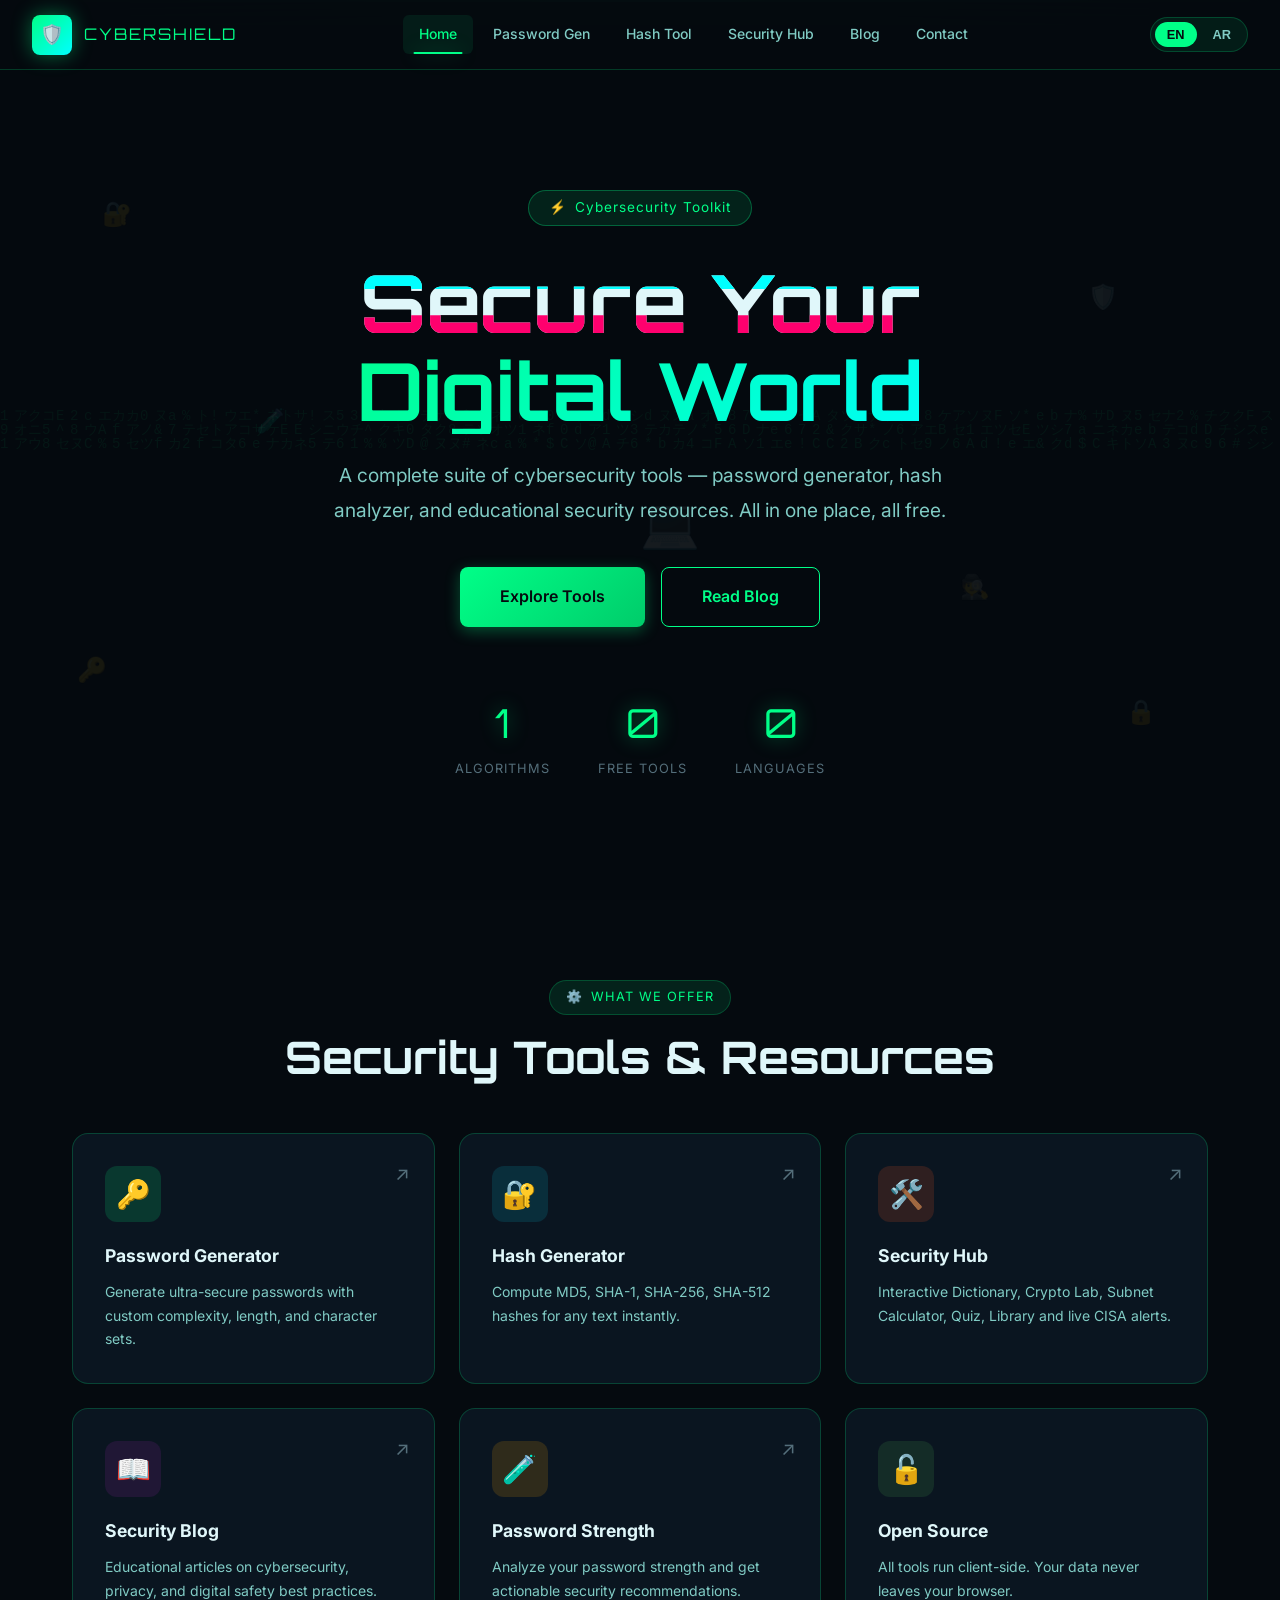
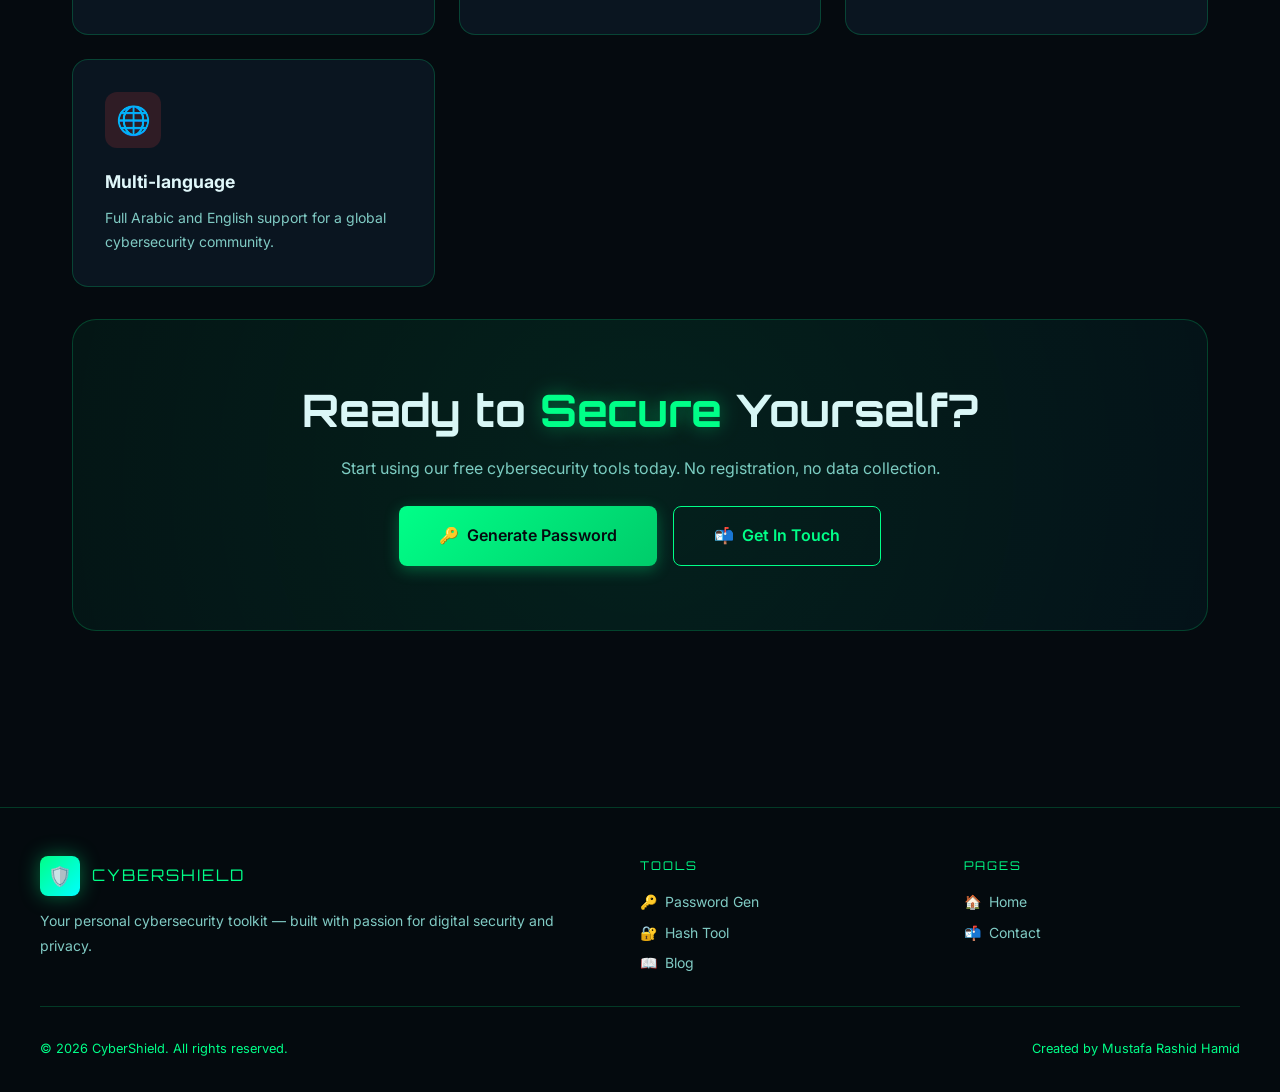
<file: index.html>
<!DOCTYPE html>
<html lang="en">
<head>
  <meta charset="UTF-8" />
  <meta name="viewport" content="width=device-width, initial-scale=1.0" />
  <meta name="description" content="CyberShield — Personal cybersecurity toolkit with password generator, hash tools, and security education blog." />
  <title>CyberShield | Cybersecurity Toolkit</title>
  <link rel="stylesheet" href="css/style.css" />
  <style>
    /* ─── HERO ─── */
    .hero {
      min-height: calc(100vh - 70px);
      display: flex;
      align-items: center;
      justify-content: center;
      text-align: center;
      padding: 3rem 2rem;
      position: relative;
    }

    .hero-content { position: relative; z-index: 1; max-width: 900px; }

    .hero-badge {
      display: inline-flex;
      align-items: center;
      gap: 0.5rem;
      background: rgba(0, 255, 136, 0.1);
      border: 1px solid rgba(0, 255, 136, 0.3);
      border-radius: 20px;
      padding: 0.4rem 1.25rem;
      font-size: 0.85rem;
      color: var(--primary);
      letter-spacing: 1px;
      margin-bottom: 2rem;
      animation: fadeInDown 0.8s ease forwards;
    }

    .hero-title {
      font-family: var(--font-title);
      font-size: clamp(2.5rem, 7vw, 5rem);
      line-height: 1.1;
      margin-bottom: 1.5rem;
      animation: fadeInUp 0.8s ease 0.2s both;
    }

    .hero-title .line1 { display: block; color: var(--text-primary); }
    .hero-title .line2 {
      display: block;
      background: linear-gradient(135deg, var(--primary), var(--secondary));
      -webkit-background-clip: text;
      -webkit-text-fill-color: transparent;
      background-clip: text;
    }

    .hero-subtitle {
      font-size: clamp(1rem, 2vw, 1.2rem);
      color: var(--text-secondary);
      max-width: 680px;
      margin: 0 auto 2.5rem;
      line-height: 1.8;
      animation: fadeInUp 0.8s ease 0.4s both;
    }

    .hero-btns {
      display: flex;
      gap: 1rem;
      justify-content: center;
      flex-wrap: wrap;
      animation: fadeInUp 0.8s ease 0.6s both;
    }

    .hero-stats {
      display: flex;
      justify-content: center;
      gap: 3rem;
      margin-top: 4rem;
      flex-wrap: wrap;
      animation: fadeInUp 0.8s ease 0.8s both;
    }

    .stat-item { text-align: center; }

    .stat-number {
      font-family: var(--font-title);
      font-size: 2.5rem;
      color: var(--primary);
      text-shadow: var(--glow);
      display: block;
    }

    .stat-label {
      font-size: 0.8rem;
      color: var(--text-muted);
      text-transform: uppercase;
      letter-spacing: 1px;
    }

    /* ─── FLOATING ICONS ─── */
    .floating-icons {
      position: absolute;
      width: 100%; height: 100%;
      top: 0; left: 0;
      pointer-events: none;
      overflow: hidden;
    }

    .floating-icon {
      position: absolute;
      font-size: 1.5rem;
      opacity: 0.08;
      animation: float 8s ease-in-out infinite;
    }

    /* ─── FEATURES GRID ─── */
    .features-grid {
      display: grid;
      grid-template-columns: repeat(3, 1fr);
      gap: 1.5rem;
    }

    .feat-card {
      background: var(--bg-card);
      border: 1px solid var(--border);
      border-radius: 16px;
      padding: 2rem;
      transition: all 0.3s ease;
      position: relative;
      overflow: hidden;
      cursor: pointer;
      text-decoration: none;
      display: block;
      color: inherit;
    }

    .feat-card:hover {
      border-color: var(--border-glow);
      transform: translateY(-6px);
      box-shadow: 0 20px 40px rgba(0,0,0,0.5), var(--glow);
    }

    .feat-card::after {
      content: '';
      position: absolute;
      inset: 0;
      background: radial-gradient(circle at var(--mx, 50%) var(--my, 50%), rgba(0,255,136,0.06), transparent 60%);
      opacity: 0;
      transition: opacity 0.3s ease;
    }

    .feat-card:hover::after { opacity: 1; }

    .feat-icon {
      width: 56px; height: 56px;
      border-radius: 12px;
      display: flex; align-items: center; justify-content: center;
      font-size: 1.75rem;
      margin-bottom: 1.25rem;
    }

    .feat-icon-1 { background: rgba(0,255,136,0.15); }
    .feat-icon-2 { background: rgba(0,188,212,0.15); }
    .feat-icon-3 { background: rgba(156,39,176,0.15); }
    .feat-icon-4 { background: rgba(255,170,0,0.15); }
    .feat-icon-5 { background: rgba(76,175,80,0.15); }
    .feat-icon-6 { background: rgba(255,68,68,0.15); }

    .feat-title {
      font-size: 1.1rem;
      font-weight: 700;
      color: var(--text-primary);
      margin-bottom: 0.6rem;
    }

    .feat-desc {
      font-size: 0.875rem;
      color: var(--text-secondary);
      line-height: 1.7;
    }

    .feat-arrow {
      position: absolute;
      top: 1.5rem; right: 1.5rem;
      color: var(--text-muted);
      font-size: 1.2rem;
      transition: all 0.3s ease;
    }

    .feat-card:hover .feat-arrow {
      color: var(--primary);
      transform: translate(4px, -4px);
    }

    /* ─── CTA SECTION ─── */
    .cta-section {
      background: linear-gradient(135deg, rgba(0,255,136,0.05), rgba(0,188,212,0.05));
      border: 1px solid var(--border);
      border-radius: 24px;
      padding: 4rem 3rem;
      text-align: center;
      margin: 2rem 0;
      position: relative;
      overflow: hidden;
    }

    .cta-section::before {
      content: '';
      position: absolute;
      top: -50%; left: -50%;
      width: 200%; height: 200%;
      background: radial-gradient(circle, rgba(0,255,136,0.05) 0%, transparent 50%);
      animation: rotate 20s linear infinite;
    }

    @keyframes rotate {
      from { transform: rotate(0deg); }
      to { transform: rotate(360deg); }
    }

    /* ─── ANIMATIONS ─── */
    @keyframes fadeInDown {
      from { opacity: 0; transform: translateY(-20px); }
      to { opacity: 1; transform: translateY(0); }
    }

    @keyframes fadeInUp {
      from { opacity: 0; transform: translateY(30px); }
      to { opacity: 1; transform: translateY(0); }
    }

    @media (max-width: 900px) {
      .features-grid { grid-template-columns: 1fr 1fr; }
    }

    @media (max-width: 600px) {
      .features-grid { grid-template-columns: 1fr; }
      .hero-stats { gap: 1.5rem; }
    }
  </style>
</head>
<body>
  <canvas id="matrix-canvas"></canvas>

  <!-- NAVBAR -->
  <nav class="navbar" id="navbar">
    <a href="index.html" class="nav-brand">
      <div class="logo-icon">🛡️</div>
      <span>CyberShield</span>
    </a>
    <ul class="nav-links">
      <li><a href="index.html" class="active" data-i18n="nav_home">🏠 Home</a></li>
      <li><a href="password.html" data-i18n="nav_password">🔑 Password Gen</a></li>
      <li><a href="hash.html" data-i18n="nav_hash">🔐 Hash Tool</a></li>
      <li><a href="toolkit.html" data-i18n="nav_toolkit">🛠️ Security Hub</a></li>
      <li><a href="blog.html" data-i18n="nav_blog">📖 Blog</a></li>
      <li><a href="contact.html" data-i18n="nav_contact">📬 Contact</a></li>
    </ul>
    <div class="nav-right">
      <div class="lang-toggle">
        <button class="lang-btn active" data-lang="en">EN</button>
        <button class="lang-btn" data-lang="ar">AR</button>
      </div>
      <div class="hamburger" id="hamburger">
        <span></span><span></span><span></span>
      </div>
    </div>
  </nav>

  <nav class="mobile-nav" id="mobile-nav">
    <a href="index.html" class="active" data-i18n="nav_home">🏠 Home</a>
    <a href="password.html" data-i18n="nav_password">🔑 Password Generator</a>
    <a href="hash.html" data-i18n="nav_hash">🔐 Hash Tool</a>
    <a href="toolkit.html" data-i18n="nav_toolkit">🛠️ Security Hub</a>
    <a href="blog.html" data-i18n="nav_blog">📖 Blog</a>
    <a href="contact.html" data-i18n="nav_contact">📬 Contact</a>
  </nav>

  <div class="page-wrapper">
    <!-- ─── HERO ─── -->
    <section class="hero">
      <div class="floating-icons">
        <span class="floating-icon" style="top:15%;left:8%;animation-delay:0s">🔐</span>
        <span class="floating-icon" style="top:25%;left:85%;animation-delay:1s">🛡️</span>
        <span class="floating-icon" style="top:70%;left:6%;animation-delay:2s">🔑</span>
        <span class="floating-icon" style="top:75%;left:88%;animation-delay:3s">🔒</span>
        <span class="floating-icon" style="top:50%;left:50%;animation-delay:1.5s;font-size:3rem">💻</span>
        <span class="floating-icon" style="top:40%;left:20%;animation-delay:0.5s">🧪</span>
        <span class="floating-icon" style="top:60%;left:75%;animation-delay:2.5s">🕵️</span>
      </div>

      <div class="hero-content">
        <div class="hero-badge">
          <span>⚡</span>
          <span data-i18n="hero_badge">Cybersecurity Toolkit</span>
        </div>

        <h1 class="hero-title">
          <span class="line1 glitch" data-text="Secure Your" data-i18n="hero_title_1">Secure Your</span>
          <span class="line2" data-i18n="hero_title_2">Digital World</span>
        </h1>

        <p class="hero-subtitle" data-i18n="hero_subtitle">
          A complete suite of cybersecurity tools — password generator, hash analyzer, and educational security resources. All in one place, all free.
        </p>

        <div class="hero-btns">
          <a href="password.html" class="btn btn-primary btn-lg" data-i18n="hero_btn1">🔑 Explore Tools</a>
          <a href="blog.html" class="btn btn-outline btn-lg" data-i18n="hero_btn2">📖 Read Blog</a>
        </div>

        <div class="hero-stats">
          <div class="stat-item">
            <span class="stat-number" data-count="8">0</span>
            <span class="stat-label" data-i18n="stat1">Algorithms</span>
          </div>
          <div class="stat-item">
            <span class="stat-number" data-count="3">0</span>
            <span class="stat-label" data-i18n="stat2">Free Tools</span>
          </div>
          <div class="stat-item">
            <span class="stat-number" data-count="2">0</span>
            <span class="stat-label" data-i18n="stat3">Languages</span>
          </div>
        </div>
      </div>
    </section>

    <!-- ─── FEATURES ─── -->
    <section class="section">
      <div class="section-header">
        <div class="section-badge">⚙️ <span data-i18n="features_badge">What We Offer</span></div>
        <h2 class="section-title" data-i18n="features_title">Security <span>Tools</span> & Resources</h2>
      </div>

      <div class="features-grid">
        <a href="password.html" class="feat-card">
          <span class="feat-arrow">↗</span>
          <div class="feat-icon feat-icon-1">🔑</div>
          <div class="feat-title" data-i18n="feat1_title">Password Generator</div>
          <p class="feat-desc" data-i18n="feat1_desc">Generate ultra-secure passwords with custom complexity, length, and character sets.</p>
        </a>

        <a href="hash.html" class="feat-card">
          <span class="feat-arrow">↗</span>
          <div class="feat-icon feat-icon-2">🔐</div>
          <div class="feat-title" data-i18n="feat2_title">Hash Generator</div>
          <p class="feat-desc" data-i18n="feat2_desc">Compute MD5, SHA-1, SHA-256, SHA-512 hashes for any text instantly.</p>
        </a>

        <a href="toolkit.html" class="feat-card">
          <span class="feat-arrow">↗</span>
          <div class="feat-icon feat-icon-6" style="background:rgba(255,87,34,0.15)">🛠️</div>
          <div class="feat-title" data-i18n="feat_toolkit_title">Security Hub</div>
          <p class="feat-desc" data-i18n="feat_toolkit_desc">Interactive Dictionary, Crypto Lab, Subnet Calculator, Quiz, Library and live CISA alerts.</p>
        </a>

        <a href="blog.html" class="feat-card">
          <span class="feat-arrow">↗</span>
          <div class="feat-icon feat-icon-3">📖</div>
          <div class="feat-title" data-i18n="feat3_title">Security Blog</div>
          <p class="feat-desc" data-i18n="feat3_desc">Educational articles on cybersecurity, privacy, and digital safety best practices.</p>
        </a>

        <a href="password.html#checker" class="feat-card">
          <span class="feat-arrow">↗</span>
          <div class="feat-icon feat-icon-4">🧪</div>
          <div class="feat-title" data-i18n="feat4_title">Password Strength</div>
          <p class="feat-desc" data-i18n="feat4_desc">Analyze your password strength and get actionable security recommendations.</p>
        </a>

        <div class="feat-card" style="cursor:default">
          <div class="feat-icon feat-icon-5">🔓</div>
          <div class="feat-title" data-i18n="feat5_title">Open Source</div>
          <p class="feat-desc" data-i18n="feat5_desc">All tools run client-side. Your data never leaves your browser.</p>
        </div>

        <div class="feat-card" style="cursor:default">
          <div class="feat-icon feat-icon-6">🌐</div>
          <div class="feat-title" data-i18n="feat6_title">Multi-language</div>
          <p class="feat-desc" data-i18n="feat6_desc">Full Arabic and English support for a global cybersecurity community.</p>
        </div>
      </div>

      <!-- CTA -->
      <div class="cta-section mt-4">
        <h2 class="section-title" id="cta-title">Ready to <span>Secure</span> Yourself?</h2>
        <p class="section-desc mt-2" id="cta-desc">Start using our free cybersecurity tools today. No registration, no data collection.</p>
        <div class="hero-btns mt-3">
          <a href="password.html" class="btn btn-primary btn-lg">🔑 <span id="cta-btn1">Generate Password</span></a>
          <a href="contact.html" class="btn btn-outline btn-lg">📬 <span id="cta-btn2">Get In Touch</span></a>
        </div>
      </div>
    </section>

    <!-- ─── FOOTER ─── -->
    <footer class="footer">
      <div class="footer-content">
        <div class="footer-brand">
          <div class="nav-brand" style="display:flex;align-items:center;gap:.75rem;text-decoration:none">
            <div class="logo-icon">🛡️</div>
            <span style="font-family:var(--font-title);font-size:1rem;color:var(--primary);letter-spacing:2px">CYBERSHIELD</span>
          </div>
          <p class="mt-2" data-i18n="footer_desc">Your personal cybersecurity toolkit — built with passion for digital security and privacy.</p>
        </div>
        <div>
          <div class="footer-title" data-i18n="footer_tools">Tools</div>
          <ul class="footer-links">
            <li><a href="password.html">🔑 <span data-i18n="nav_password">Password Gen</span></a></li>
            <li><a href="hash.html">🔐 <span data-i18n="nav_hash">Hash Tool</span></a></li>
            <li><a href="blog.html">📖 <span data-i18n="nav_blog">Blog</span></a></li>
          </ul>
        </div>
        <div>
          <div class="footer-title" data-i18n="footer_pages">Pages</div>
          <ul class="footer-links">
            <li><a href="index.html">🏠 <span data-i18n="nav_home">Home</span></a></li>
            <li><a href="contact.html">📬 <span data-i18n="nav_contact">Contact</span></a></li>
          </ul>
        </div>
      </div>
      <div class="footer-bottom">
        <span data-i18n="footer_copy">© 2026 CyberShield. All rights reserved.</span>
        <span data-i18n="footer_made">Made with ❤️ for the security community</span>
      </div>
    </footer>
  </div>

  <script src="js/main.js"></script>
  <script>
    // Mouse parallax for feature cards
    document.querySelectorAll('.feat-card').forEach(card => {
      card.addEventListener('mousemove', e => {
        const rect = card.getBoundingClientRect();
        const x = ((e.clientX - rect.left) / rect.width) * 100;
        const y = ((e.clientY - rect.top) / rect.height) * 100;
        card.style.setProperty('--mx', x + '%');
        card.style.setProperty('--my', y + '%');
      });
    });

    // CTA bilingual
    document.addEventListener('langChange', e => {
      const ar = e.detail.lang === 'ar';
      document.getElementById('cta-title').innerHTML = ar
        ? 'هل أنت مستعد لحماية <span>نفسك</span>؟'
        : 'Ready to <span>Secure</span> Yourself?';
      document.getElementById('cta-desc').textContent = ar
        ? 'ابدأ باستخدام أدوات الأمن السيبراني المجانية اليوم. لا تسجيل، لا جمع بيانات.'
        : 'Start using our free cybersecurity tools today. No registration, no data collection.';
      document.getElementById('cta-btn1').textContent = ar ? 'توليد كلمة مرور' : 'Generate Password';
      document.getElementById('cta-btn2').textContent = ar ? 'تواصل معنا' : 'Get In Touch';
    });
  </script>
</body>
</html>
</file>
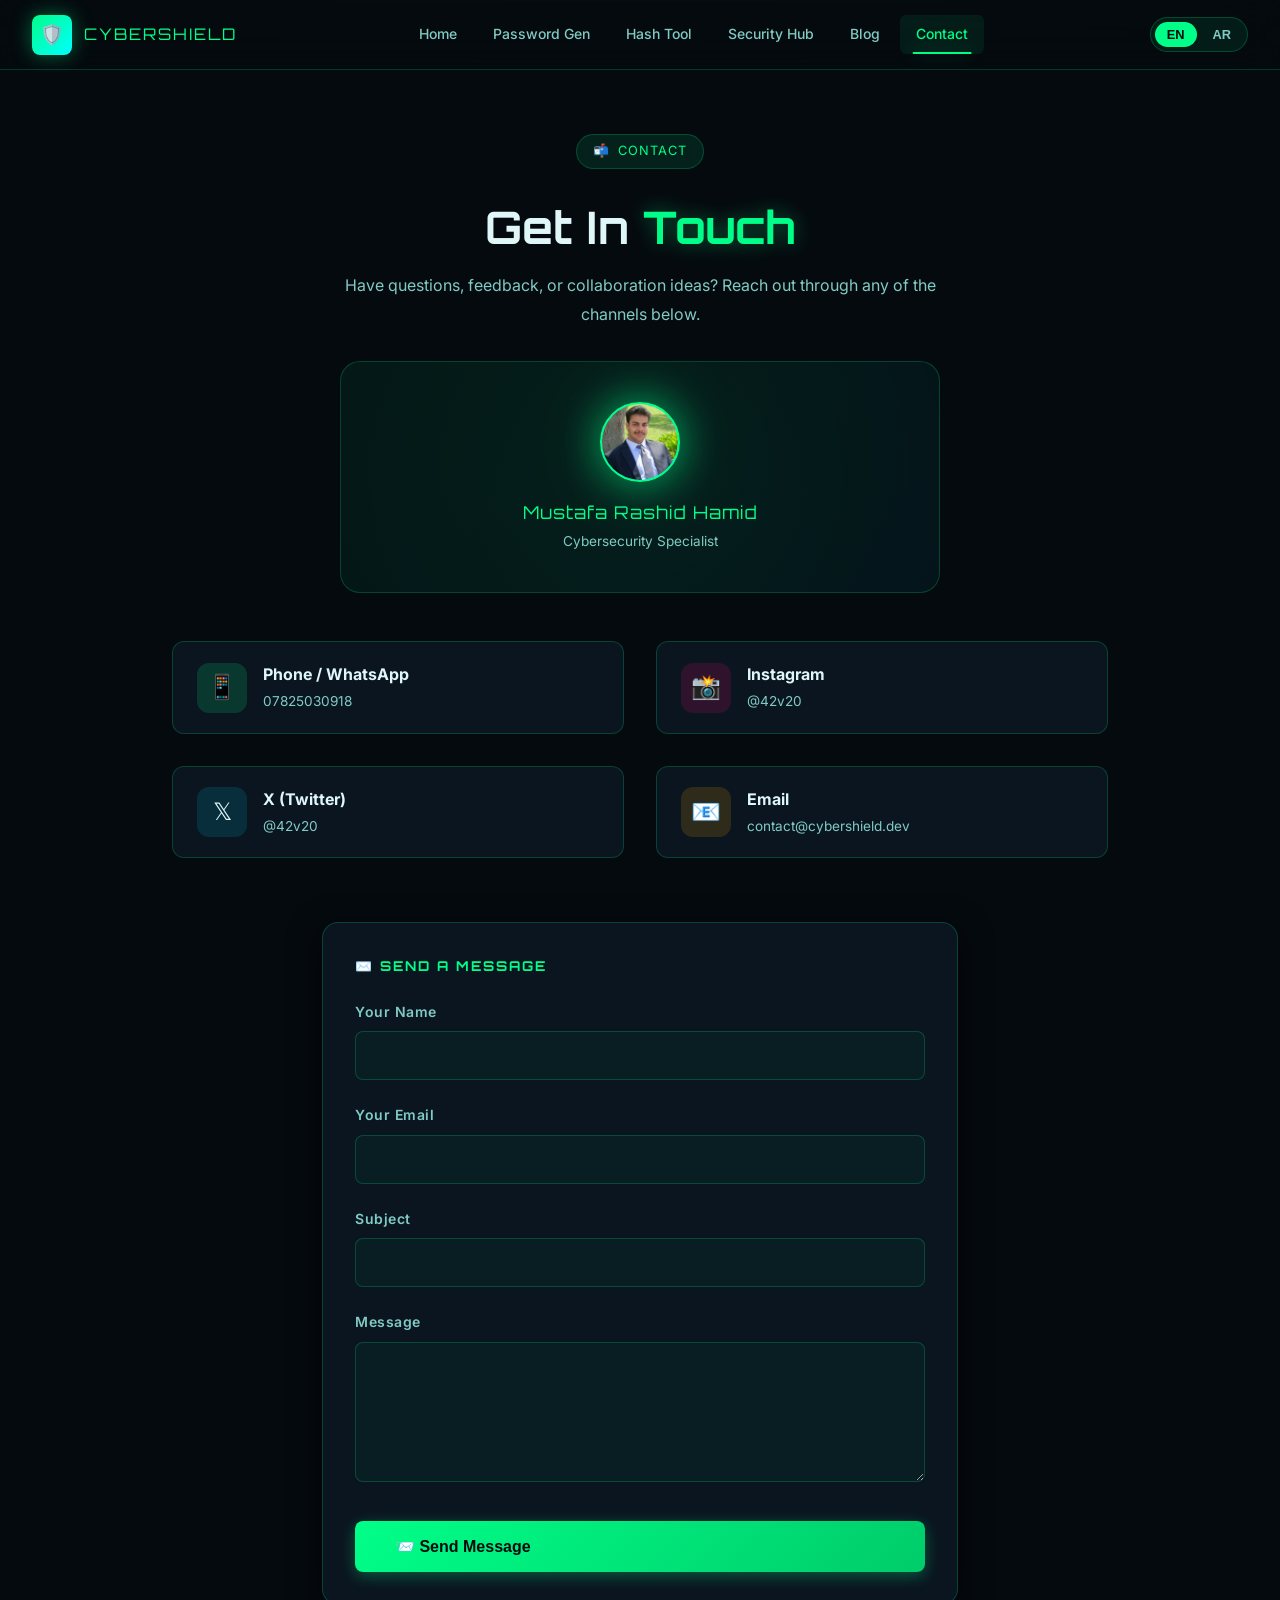
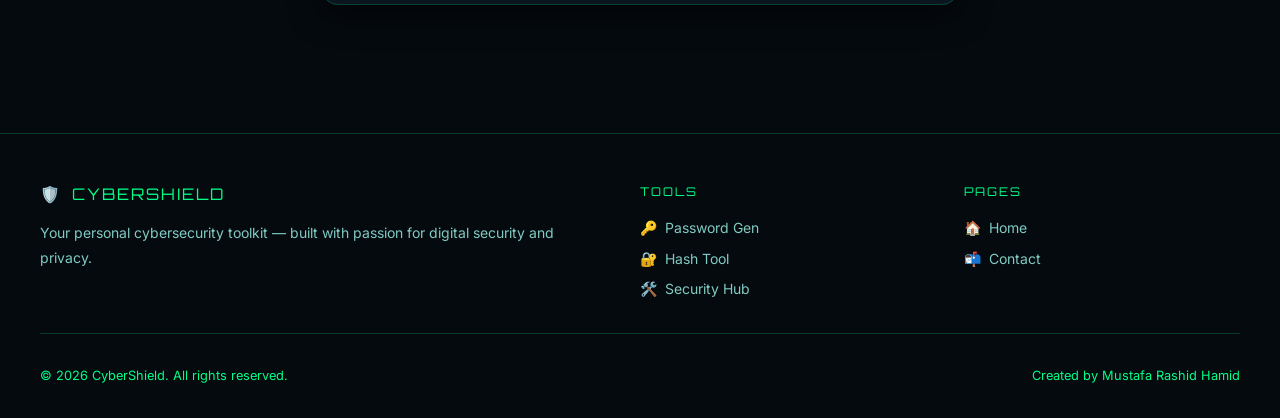
<file: contact.html>
<!DOCTYPE html>
<html lang="en">
<head>
  <meta charset="UTF-8"/>
  <meta name="viewport" content="width=device-width,initial-scale=1.0"/>
  <meta name="description" content="Contact Mustafa Rashid Hamid — CyberShield cybersecurity toolkit creator."/>
  <title>Contact | CyberShield</title>
  <link rel="stylesheet" href="css/style.css"/>
  <style>
    .tool-hero{padding:4rem 2rem 2rem;text-align:center}
    .contact-grid{display:grid;grid-template-columns:1fr 1fr;gap:2rem;max-width:1000px;margin:0 auto;padding:0 2rem 4rem}
    .contact-card{display:flex;align-items:center;gap:1rem;background:var(--bg-card);border:1px solid var(--border);border-radius:12px;padding:1.25rem 1.5rem;transition:all .3s;text-decoration:none;color:inherit}
    .contact-card:hover{border-color:var(--border-glow);transform:translateY(-3px);box-shadow:0 12px 30px rgba(0,0,0,.5),var(--glow)}
    .contact-icon{width:50px;height:50px;border-radius:12px;display:flex;align-items:center;justify-content:center;font-size:1.5rem;flex-shrink:0}
    .contact-icon.phone{background:rgba(0,255,136,.15)}
    .contact-icon.insta{background:rgba(255,0,110,.15)}
    .contact-icon.x{background:rgba(0,188,212,.15)}
    .contact-icon.email{background:rgba(255,170,0,.15)}
    .contact-info h3{font-size:1rem;color:var(--text-primary);margin-bottom:.2rem}
    .contact-info p{font-size:.85rem;color:var(--text-secondary);direction:ltr}
    .form-section{max-width:700px;margin:0 auto;padding:0 2rem 4rem}
    .send-btn{width:100%;margin-top:.5rem}
    .creator-box{text-align:center;max-width:600px;margin:0 auto 3rem;background:linear-gradient(135deg,rgba(0,255,136,.06),rgba(0,188,212,.06));border:1px solid var(--border);border-radius:20px;padding:2.5rem 2rem;position:relative;overflow:hidden}
    .creator-box::before{content:'';position:absolute;top:-50%;left:-50%;width:200%;height:200%;background:radial-gradient(circle,rgba(0,255,136,.04) 0%,transparent 50%);animation:rotate 25s linear infinite}
    @keyframes rotate{from{transform:rotate(0)}to{transform:rotate(360deg)}}
    .creator-avatar{width:80px;height:80px;border-radius:50%;background:linear-gradient(135deg,var(--primary),var(--secondary));display:flex;align-items:center;justify-content:center;font-size:2rem;margin:0 auto 1rem;box-shadow:var(--glow-strong);position:relative;z-index:1}
    .creator-name{font-family:var(--font-title);font-size:1.1rem;color:var(--primary);letter-spacing:1px;position:relative;z-index:1}
    .creator-role{color:var(--text-secondary);font-size:.85rem;margin-top:.3rem;position:relative;z-index:1}
    @media(max-width:600px){.contact-grid{grid-template-columns:1fr}}
  </style>
</head>
<body>
<canvas id="matrix-canvas"></canvas>
<nav class="navbar">
  <a href="index.html" class="nav-brand"><div class="logo-icon">🛡️</div><span>CyberShield</span></a>
  <ul class="nav-links">
    <li><a href="index.html" data-i18n="nav_home">🏠 Home</a></li>
    <li><a href="password.html" data-i18n="nav_password">🔑 Password Gen</a></li>
    <li><a href="hash.html" data-i18n="nav_hash">🔐 Hash Tool</a></li>
    <li><a href="toolkit.html" data-i18n="nav_toolkit">🛠️ Security Hub</a></li>
    <li><a href="blog.html" data-i18n="nav_blog">📖 Blog</a></li>
    <li><a href="contact.html" class="active" data-i18n="nav_contact">📬 Contact</a></li>
  </ul>
  <div class="nav-right">
    <div class="lang-toggle"><button class="lang-btn active" data-lang="en">EN</button><button class="lang-btn" data-lang="ar">AR</button></div>
    <div class="hamburger" id="hamburger"><span></span><span></span><span></span></div>
  </div>
</nav>
<nav class="mobile-nav" id="mobile-nav">
  <a href="index.html" data-i18n="nav_home">🏠 Home</a>
  <a href="password.html" data-i18n="nav_password">🔑 Password Gen</a>
  <a href="hash.html" data-i18n="nav_hash">🔐 Hash Tool</a>
  <a href="toolkit.html" data-i18n="nav_toolkit">🛠️ Security Hub</a>
  <a href="blog.html" data-i18n="nav_blog">📖 Blog</a>
  <a href="contact.html" class="active" data-i18n="nav_contact">📬 Contact</a>
</nav>

<div class="page-wrapper">
  <div class="tool-hero">
    <div class="section-badge">📬 <span id="c-badge">Contact</span></div>
    <h1 class="section-title mt-2" id="c-title">Get In <span>Touch</span></h1>
    <p class="section-desc" id="c-desc">Have questions, feedback, or collaboration ideas? Reach out through any of the channels below.</p>
  </div>

  <!-- Creator Card -->
  <div class="creator-box">
    <div class="creator-avatar" style="overflow:hidden;border:2px solid var(--primary)">
      <img src="img/photo_2026-07-14_15-38-23.jpg" alt="Mustafa Rashid Hamid" style="width:100%;height:100%;object-fit:cover;">
    </div>
    <div class="creator-name" id="cr-name">مصطفى رشيد حميد</div>
    <div class="creator-role" id="cr-role">Cybersecurity Specialist</div>
  </div>

  <!-- Contact Cards -->
  <div class="contact-grid">
    <a href="tel:07825030918" class="contact-card">
      <div class="contact-icon phone">📱</div>
      <div class="contact-info">
        <h3 id="cc-phone">Phone / WhatsApp</h3>
        <p>07825030918</p>
      </div>
    </a>

    <a href="https://instagram.com/42v20" target="_blank" class="contact-card">
      <div class="contact-icon insta">📸</div>
      <div class="contact-info">
        <h3>Instagram</h3>
        <p>@42v20</p>
      </div>
    </a>

    <a href="https://x.com/42v20" target="_blank" class="contact-card">
      <div class="contact-icon x">𝕏</div>
      <div class="contact-info">
        <h3>X (Twitter)</h3>
        <p>@42v20</p>
      </div>
    </a>

    <a href="mailto:contact@cybershield.dev" class="contact-card">
      <div class="contact-icon email">📧</div>
      <div class="contact-info">
        <h3 id="cc-email">Email</h3>
        <p>contact@cybershield.dev</p>
      </div>
    </a>
  </div>

  <!-- Message Form -->
  <div class="form-section">
    <div class="card">
      <h3 style="font-family:var(--font-title);font-size:.85rem;color:var(--primary);letter-spacing:2px;margin-bottom:1.5rem" id="fm-title">✉️ SEND A MESSAGE</h3>
      <form id="contact-form" onsubmit="handleSubmit(event)">
        <div class="form-group">
          <label class="form-label" id="fm-name-lbl">Your Name</label>
          <input class="form-control" type="text" id="fm-name" required/>
        </div>
        <div class="form-group">
          <label class="form-label" id="fm-email-lbl">Your Email</label>
          <input class="form-control" type="email" id="fm-email" required/>
        </div>
        <div class="form-group">
          <label class="form-label" id="fm-subj-lbl">Subject</label>
          <input class="form-control" type="text" id="fm-subj" required/>
        </div>
        <div class="form-group">
          <label class="form-label" id="fm-msg-lbl">Message</label>
          <textarea class="form-control" id="fm-msg" rows="5" required></textarea>
        </div>
        <button type="submit" class="btn btn-primary btn-lg send-btn" id="fm-send">📨 Send Message</button>
      </form>
      <div class="alert alert-success mt-2" id="form-success" style="display:none">
        <span id="success-text">✅ Message sent successfully! We'll get back to you soon.</span>
      </div>
    </div>
  </div>

  <footer class="footer">
    <div class="footer-content">
      <div class="footer-brand">
        <div style="display:flex;align-items:center;gap:.75rem"><div class="logo-icon">🛡️</div><span style="font-family:var(--font-title);font-size:1rem;color:var(--primary);letter-spacing:2px">CYBERSHIELD</span></div>
        <p class="mt-2" data-i18n="footer_desc">Your personal cybersecurity toolkit.</p>
      </div>
      <div><div class="footer-title" data-i18n="footer_tools">Tools</div><ul class="footer-links"><li><a href="password.html">🔑 <span data-i18n="nav_password">Password Gen</span></a></li><li><a href="hash.html">🔐 <span data-i18n="nav_hash">Hash Tool</span></a></li><li><a href="toolkit.html">🛠️ <span data-i18n="nav_toolkit">Security Hub</span></a></li></ul></div>
      <div><div class="footer-title" data-i18n="footer_pages">Pages</div><ul class="footer-links"><li><a href="index.html">🏠 <span data-i18n="nav_home">Home</span></a></li><li><a href="contact.html">📬 <span data-i18n="nav_contact">Contact</span></a></li></ul></div>
    </div>
    <div class="footer-bottom">
      <span data-i18n="footer_copy">© 2026 CyberShield. All rights reserved.</span>
      <span data-i18n="footer_made">تم الإنشاء بواسطة مصطفى رشيد حميد</span>
    </div>
  </footer>
</div>

<script src="js/main.js"></script>
<script>
function handleSubmit(e) {
  e.preventDefault();
  document.getElementById('form-success').style.display = 'flex';
  document.getElementById('contact-form').reset();
  setTimeout(() => { document.getElementById('form-success').style.display = 'none'; }, 5000);
}

const cI18n = {
  en:{badge:'Contact',title:'Get In <span>Touch</span>',desc:'Have questions, feedback, or collaboration ideas? Reach out through any of the channels below.',nameVal:'Mustafa Rashid Hamid',role:'Cybersecurity Specialist',phone:'Phone / WhatsApp',email:'Email',fmTitle:'✉️ SEND A MESSAGE',name:'Your Name',emailLbl:'Your Email',subj:'Subject',msg:'Message',send:'📨 Send Message',success:'✅ Message sent successfully! We\'ll get back to you soon.'},
  ar:{badge:'تواصل معي',title:'تواصل <span>معنا</span>',desc:'لديك أسئلة أو ملاحظات أو أفكار تعاون؟ تواصل عبر أي من القنوات أدناه.',nameVal:'مصطفى رشيد حميد',role:'خبير أمن سيبراني',phone:'الهاتف / واتساب',email:'البريد الإلكتروني',fmTitle:'✉️ أرسل رسالة',name:'اسمك',emailLbl:'بريدك الإلكتروني',subj:'الموضوع',msg:'الرسالة',send:'📨 إرسال الرسالة',success:'✅ تم إرسال الرسالة بنجاح! سنرد عليك قريباً.'}
};

document.addEventListener('langChange', e => {
  const t = cI18n[e.detail.lang] || cI18n.en;
  document.getElementById('c-badge').textContent = t.badge;
  document.getElementById('c-title').innerHTML = t.title;
  document.getElementById('c-desc').textContent = t.desc;
  document.getElementById('cr-name').textContent = t.nameVal;
  document.getElementById('cr-role').textContent = t.role;
  document.getElementById('cc-phone').textContent = t.phone;
  document.getElementById('cc-email').textContent = t.email;
  document.getElementById('fm-title').textContent = t.fmTitle;
  document.getElementById('fm-name-lbl').textContent = t.name;
  document.getElementById('fm-email-lbl').textContent = t.emailLbl;
  document.getElementById('fm-subj-lbl').textContent = t.subj;
  document.getElementById('fm-msg-lbl').textContent = t.msg;
  document.getElementById('fm-send').textContent = t.send;
  document.getElementById('success-text').textContent = t.success;
});
</script>
</body>
</html>
</file>
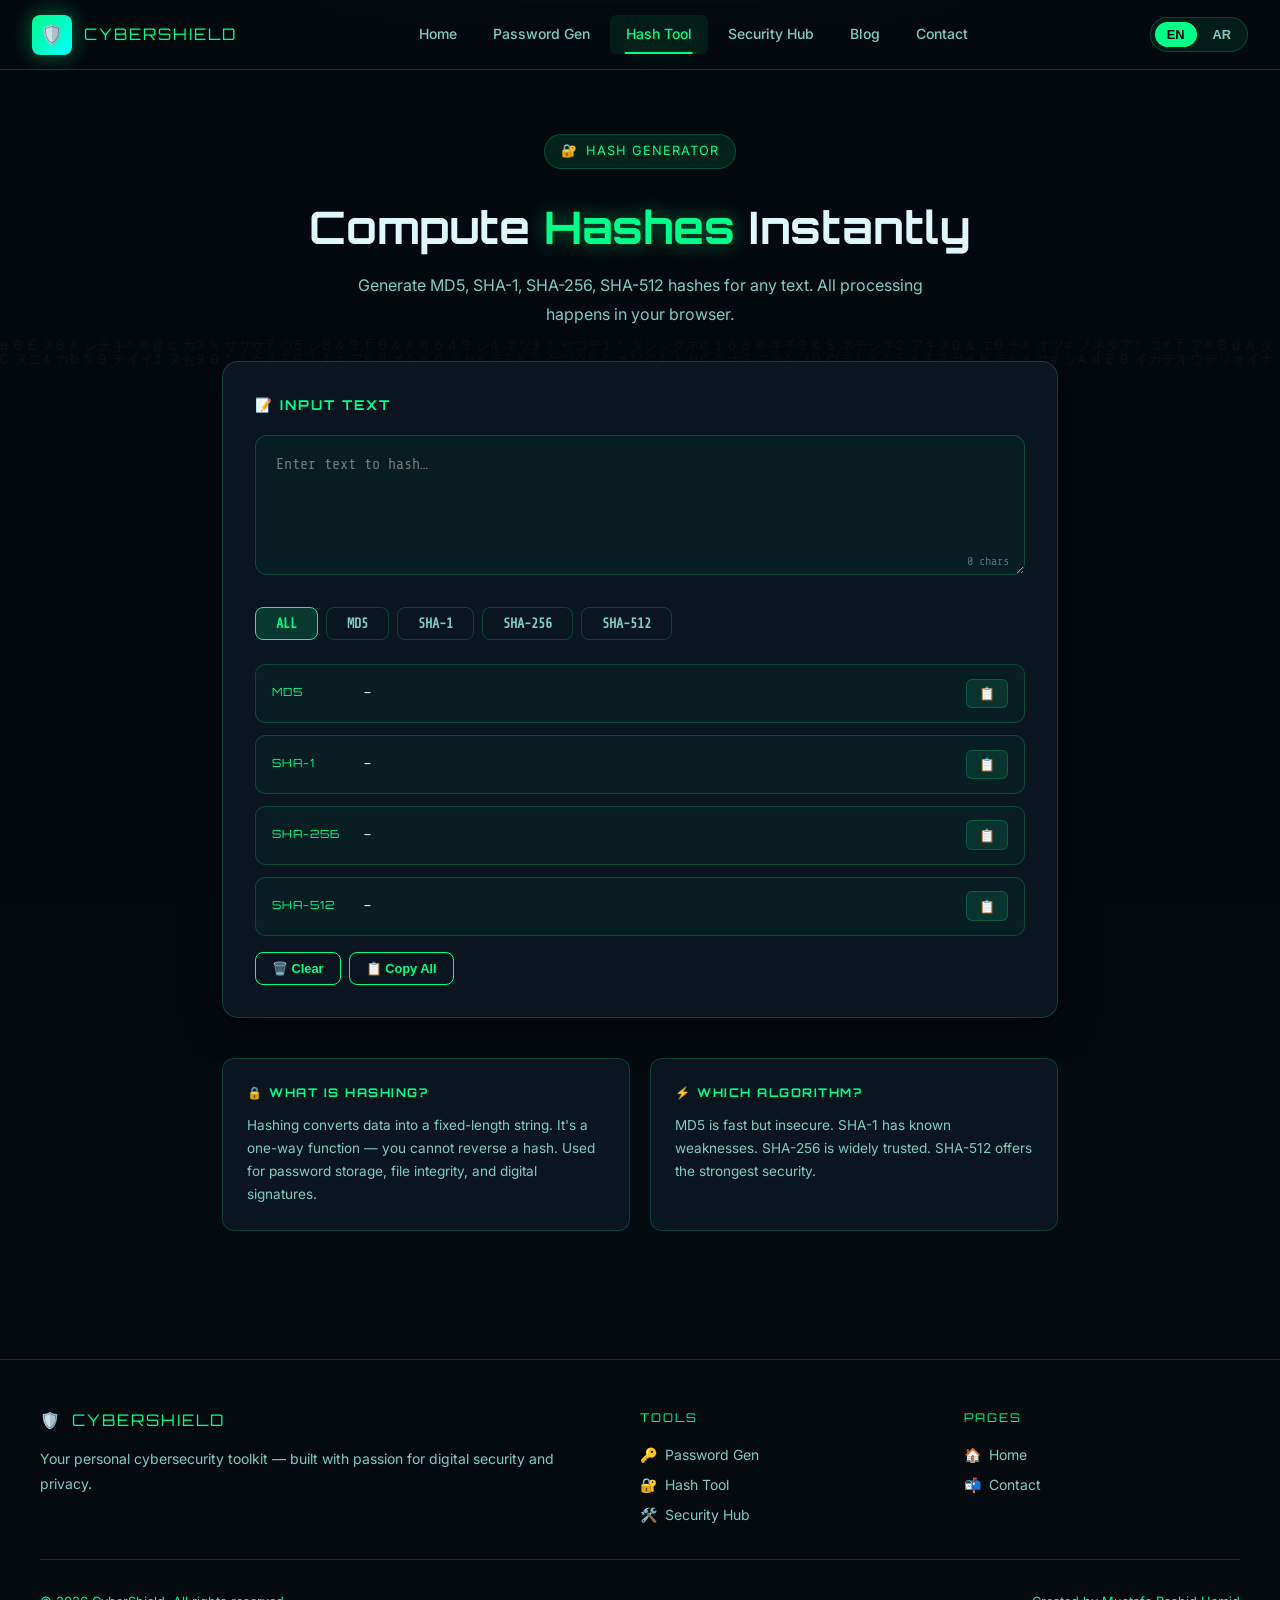
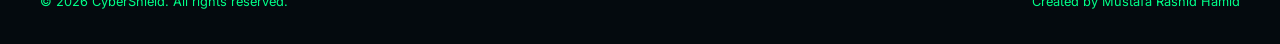
<file: hash.html>
<!DOCTYPE html>
<html lang="en">
<head>
  <meta charset="UTF-8"/>
  <meta name="viewport" content="width=device-width,initial-scale=1.0"/>
  <meta name="description" content="Hash Generator — compute MD5, SHA-1, SHA-256, SHA-512 hashes instantly. CyberShield Toolkit."/>
  <title>Hash Generator | CyberShield</title>
  <link rel="stylesheet" href="css/style.css"/>
  <style>
    .tool-hero{padding:4rem 2rem 2rem;text-align:center}
    .hash-container{max-width:900px;margin:0 auto;padding:0 2rem 4rem}
    .hash-input-wrap{position:relative}
    .hash-input{width:100%;min-height:140px;padding:1.25rem;background:rgba(0,255,136,.04);border:1px solid var(--border);border-radius:12px;color:var(--text-primary);font-family:var(--font-mono);font-size:.95rem;resize:vertical;outline:none;transition:border-color .3s}
    .hash-input:focus{border-color:var(--primary);box-shadow:0 0 0 3px rgba(0,255,136,.1)}
    .char-count{position:absolute;bottom:.75rem;right:1rem;font-size:.75rem;color:var(--text-muted);font-family:var(--font-mono)}
    .algo-tabs{display:flex;gap:.5rem;flex-wrap:wrap;margin:1.5rem 0}
    .algo-tab{padding:.5rem 1.25rem;border-radius:8px;border:1px solid var(--border);background:transparent;color:var(--text-secondary);cursor:pointer;font-size:.85rem;font-weight:600;transition:all .3s;font-family:var(--font-mono)}
    .algo-tab.active,.algo-tab:hover{background:rgba(0,255,136,.15);border-color:var(--primary);color:var(--primary)}
    .hash-result{margin-top:1.5rem}
    .hash-row{display:flex;align-items:center;gap:.75rem;background:rgba(0,255,136,.04);border:1px solid var(--border);border-radius:10px;padding:.85rem 1rem;margin-bottom:.75rem;transition:border-color .3s}
    .hash-row:hover{border-color:var(--border-glow)}
    .hash-algo-label{min-width:80px;font-family:var(--font-title);font-size:.7rem;color:var(--primary);letter-spacing:1px}
    .hash-value{flex:1;font-family:var(--font-mono);font-size:.8rem;color:var(--text-primary);word-break:break-all;user-select:all}
    .hash-actions{display:flex;gap:.5rem;margin-top:1rem}
    .info-cards{display:grid;grid-template-columns:1fr 1fr;gap:1.25rem;margin-top:2.5rem}
    .info-card{background:var(--bg-card);border:1px solid var(--border);border-radius:12px;padding:1.5rem}
    .info-card h4{font-family:var(--font-title);font-size:.75rem;color:var(--primary);letter-spacing:1.5px;margin-bottom:.75rem}
    .info-card p{font-size:.85rem;color:var(--text-secondary);line-height:1.7}
    @media(max-width:600px){.info-cards{grid-template-columns:1fr}.hash-row{flex-direction:column;align-items:flex-start;gap:.4rem}}
  </style>
</head>
<body>
<canvas id="matrix-canvas"></canvas>
<nav class="navbar">
  <a href="index.html" class="nav-brand"><div class="logo-icon">🛡️</div><span>CyberShield</span></a>
  <ul class="nav-links">
    <li><a href="index.html" data-i18n="nav_home">🏠 Home</a></li>
    <li><a href="password.html" data-i18n="nav_password">🔑 Password Gen</a></li>
    <li><a href="hash.html" class="active" data-i18n="nav_hash">🔐 Hash Tool</a></li>
    <li><a href="toolkit.html" data-i18n="nav_toolkit">🛠️ Security Hub</a></li>
    <li><a href="blog.html" data-i18n="nav_blog">📖 Blog</a></li>
    <li><a href="contact.html" data-i18n="nav_contact">📬 Contact</a></li>
  </ul>
  <div class="nav-right">
    <div class="lang-toggle"><button class="lang-btn active" data-lang="en">EN</button><button class="lang-btn" data-lang="ar">AR</button></div>
    <div class="hamburger" id="hamburger"><span></span><span></span><span></span></div>
  </div>
</nav>
<nav class="mobile-nav" id="mobile-nav">
  <a href="index.html" data-i18n="nav_home">🏠 Home</a>
  <a href="password.html" data-i18n="nav_password">🔑 Password Gen</a>
  <a href="hash.html" class="active" data-i18n="nav_hash">🔐 Hash Tool</a>
  <a href="toolkit.html" data-i18n="nav_toolkit">🛠️ Security Hub</a>
  <a href="blog.html" data-i18n="nav_blog">📖 Blog</a>
  <a href="contact.html" data-i18n="nav_contact">📬 Contact</a>
</nav>

<div class="page-wrapper">
  <div class="tool-hero">
    <div class="section-badge">🔐 <span id="h-badge">Hash Generator</span></div>
    <h1 class="section-title mt-2" id="h-title">Compute <span>Hashes</span> Instantly</h1>
    <p class="section-desc" id="h-desc">Generate MD5, SHA-1, SHA-256, SHA-512 hashes for any text. All processing happens in your browser.</p>
  </div>

  <div class="hash-container">
    <div class="card">
      <h3 style="font-family:var(--font-title);font-size:.85rem;color:var(--primary);letter-spacing:2px;margin-bottom:1.25rem" id="h-input-title">📝 INPUT TEXT</h3>
      <div class="hash-input-wrap">
        <textarea class="hash-input" id="hash-input" placeholder="Enter text to hash…" oninput="computeHashes()"></textarea>
        <span class="char-count" id="char-count">0 chars</span>
      </div>

      <div class="algo-tabs" id="algo-tabs">
        <button class="algo-tab active" data-algo="all" onclick="selectAlgo('all',this)">ALL</button>
        <button class="algo-tab" data-algo="md5" onclick="selectAlgo('md5',this)">MD5</button>
        <button class="algo-tab" data-algo="sha1" onclick="selectAlgo('sha1',this)">SHA-1</button>
        <button class="algo-tab" data-algo="sha256" onclick="selectAlgo('sha256',this)">SHA-256</button>
        <button class="algo-tab" data-algo="sha512" onclick="selectAlgo('sha512',this)">SHA-512</button>
      </div>

      <div class="hash-result" id="hash-result">
        <div class="hash-row" data-type="md5"><span class="hash-algo-label">MD5</span><span class="hash-value" id="out-md5">—</span><button class="copy-btn" onclick="copyToClipboard(document.getElementById('out-md5').textContent,this)">📋</button></div>
        <div class="hash-row" data-type="sha1"><span class="hash-algo-label">SHA-1</span><span class="hash-value" id="out-sha1">—</span><button class="copy-btn" onclick="copyToClipboard(document.getElementById('out-sha1').textContent,this)">📋</button></div>
        <div class="hash-row" data-type="sha256"><span class="hash-algo-label">SHA-256</span><span class="hash-value" id="out-sha256">—</span><button class="copy-btn" onclick="copyToClipboard(document.getElementById('out-sha256').textContent,this)">📋</button></div>
        <div class="hash-row" data-type="sha512"><span class="hash-algo-label">SHA-512</span><span class="hash-value" id="out-sha512">—</span><button class="copy-btn" onclick="copyToClipboard(document.getElementById('out-sha512').textContent,this)">📋</button></div>
      </div>

      <div class="hash-actions">
        <button class="btn btn-outline btn-sm" onclick="clearHash()" id="btn-clear">🗑️ Clear</button>
        <button class="btn btn-outline btn-sm" onclick="copyAll()" id="btn-copyall">📋 Copy All</button>
      </div>
    </div>

    <div class="info-cards">
      <div class="info-card">
        <h4 id="info1-t">🔒 WHAT IS HASHING?</h4>
        <p id="info1-p">Hashing converts data into a fixed-length string. It's a one-way function — you cannot reverse a hash back to the original text. Used for password storage, file integrity, and digital signatures.</p>
      </div>
      <div class="info-card">
        <h4 id="info2-t">⚡ WHICH ALGORITHM?</h4>
        <p id="info2-p">MD5 is fast but insecure. SHA-1 has known weaknesses. SHA-256 is widely trusted and recommended. SHA-512 offers even stronger security for critical applications.</p>
      </div>
    </div>
  </div>

  <footer class="footer">
    <div class="footer-content">
      <div class="footer-brand">
        <div style="display:flex;align-items:center;gap:.75rem"><div class="logo-icon">🛡️</div><span style="font-family:var(--font-title);font-size:1rem;color:var(--primary);letter-spacing:2px">CYBERSHIELD</span></div>
        <p class="mt-2" data-i18n="footer_desc">Your personal cybersecurity toolkit.</p>
      </div>
      <div><div class="footer-title" data-i18n="footer_tools">Tools</div><ul class="footer-links"><li><a href="password.html">🔑 <span data-i18n="nav_password">Password Gen</span></a></li><li><a href="hash.html">🔐 <span data-i18n="nav_hash">Hash Tool</span></a></li><li><a href="toolkit.html">🛠️ <span data-i18n="nav_toolkit">Security Hub</span></a></li></ul></div>
      <div><div class="footer-title" data-i18n="footer_pages">Pages</div><ul class="footer-links"><li><a href="index.html">🏠 <span data-i18n="nav_home">Home</span></a></li><li><a href="contact.html">📬 <span data-i18n="nav_contact">Contact</span></a></li></ul></div>
    </div>
    <div class="footer-bottom">
      <span data-i18n="footer_copy">© 2026 CyberShield. All rights reserved.</span>
      <span data-i18n="footer_made">تم الإنشاء بواسطة مصطفى رشيد حميد</span>
    </div>
  </footer>
</div>

<script src="js/main.js"></script>
<script>
// Simple hash implementations (SubtleCrypto)
async function sha(algo, text) {
  const data = new TextEncoder().encode(text);
  const buf = await crypto.subtle.digest(algo, data);
  return Array.from(new Uint8Array(buf)).map(b=>b.toString(16).padStart(2,'0')).join('');
}

// MD5 implementation (pure JS)
function md5(str){var k=[],i;for(i=0;i<64;)k[i]=0|(Math.abs(Math.sin(++i))*4294967296);function add(a,b){return(a+b)|0}function F(a,b,c,d,x,s,t){a=add(add(a,x),add(t,k[arguments[7]]));return add((a<<s)|(a>>>(32-s)),b)}var state=[1732584193,-271733879,-1732584194,271733878],len=str.length,w=[];for(i=0;i<len;i++)w[i>>2]|=(str.charCodeAt(i)&0xFF)<<((i%4)*8);w[i>>2]|=0x80<<((i%4)*8);w[(((len+8)>>>6)<<4)+14]=len*8;for(i=0;i<w.length;i+=16){var a=state[0],b=state[1],c=state[2],d=state[3];for(var j=0;j<64;j++){var f,g;if(j<16){f=(b&c)|((~b)&d);g=j}else if(j<32){f=(d&b)|((~d)&c);g=(5*j+1)%16}else if(j<48){f=b^c^d;g=(3*j+5)%16}else{f=c^(b|(~d));g=(7*j)%16}var s=[7,12,17,22,5,9,14,20,4,11,16,23,6,10,15,21];var si=s[((j>>>4)<<2)+(j%4)];var tmp=d;d=c;c=b;b=add(b,((add(add(a,f),add(k[j],w[i+g])))<<si)|((add(add(a,f),add(k[j],w[i+g])))>>>(32-si)));a=tmp}state[0]=add(state[0],a);state[1]=add(state[1],b);state[2]=add(state[2],c);state[3]=add(state[3],d)}return state.map(function(v){return Array.from({length:4},function(_,i){return((v>>>(i*8))&0xFF).toString(16).padStart(2,'0')}).join('')}).join('')}

let selectedAlgo = 'all';
function selectAlgo(algo, btn) {
  selectedAlgo = algo;
  document.querySelectorAll('.algo-tab').forEach(t=>t.classList.remove('active'));
  btn.classList.add('active');
  document.querySelectorAll('.hash-row').forEach(r=>{
    r.style.display = (algo==='all'||r.dataset.type===algo) ? 'flex' : 'none';
  });
}

async function computeHashes() {
  const text = document.getElementById('hash-input').value;
  document.getElementById('char-count').textContent = text.length + ' chars';
  if(!text){['out-md5','out-sha1','out-sha256','out-sha512'].forEach(id=>{document.getElementById(id).textContent='—'});return}
  document.getElementById('out-md5').textContent = md5(text);
  document.getElementById('out-sha1').textContent = await sha('SHA-1', text);
  document.getElementById('out-sha256').textContent = await sha('SHA-256', text);
  document.getElementById('out-sha512').textContent = await sha('SHA-512', text);
}

function clearHash() {
  document.getElementById('hash-input').value = '';
  computeHashes();
}

function copyAll() {
  const lines = ['MD5','SHA-1','SHA-256','SHA-512'].map((a,i)=>{
    const ids = ['out-md5','out-sha1','out-sha256','out-sha512'];
    return a+': '+document.getElementById(ids[i]).textContent;
  }).join('\n');
  copyToClipboard(lines, document.querySelector('#btn-copyall'));
}

// i18n
const hI18n = {
  en:{badge:'Hash Generator',title:'Compute <span>Hashes</span> Instantly',desc:'Generate MD5, SHA-1, SHA-256, SHA-512 hashes for any text. All processing happens in your browser.',inputTitle:'📝 INPUT TEXT',clear:'🗑️ Clear',copyall:'📋 Copy All',info1t:'🔒 WHAT IS HASHING?',info1p:'Hashing converts data into a fixed-length string. It\'s a one-way function — you cannot reverse a hash. Used for password storage, file integrity, and digital signatures.',info2t:'⚡ WHICH ALGORITHM?',info2p:'MD5 is fast but insecure. SHA-1 has known weaknesses. SHA-256 is widely trusted. SHA-512 offers the strongest security.'},
  ar:{badge:'مولد الهاش',title:'احسب <span>الهاش</span> فوراً',desc:'أنشئ هاش MD5 وSHA-1 وSHA-256 وSHA-512 لأي نص. كل المعالجة تتم في متصفحك.',inputTitle:'📝 نص الإدخال',clear:'🗑️ مسح',copyall:'📋 نسخ الكل',info1t:'🔒 ما هو الهاش؟',info1p:'الهاش يحول البيانات إلى سلسلة ثابتة الطول. إنها دالة أحادية الاتجاه — لا يمكنك عكس الهاش. يُستخدم لتخزين كلمات المرور وسلامة الملفات والتوقيعات الرقمية.',info2t:'⚡ أي خوارزمية؟',info2p:'MD5 سريع لكنه غير آمن. SHA-1 لديه نقاط ضعف معروفة. SHA-256 موثوق وموصى به. SHA-512 يوفر الأمان الأقوى.'}
};
document.addEventListener('langChange',e=>{
  const t=hI18n[e.detail.lang]||hI18n.en;
  document.getElementById('h-badge').textContent=t.badge;
  document.getElementById('h-title').innerHTML=t.title;
  document.getElementById('h-desc').textContent=t.desc;
  document.getElementById('h-input-title').textContent=t.inputTitle;
  document.getElementById('btn-clear').textContent=t.clear;
  document.getElementById('btn-copyall').textContent=t.copyall;
  document.getElementById('info1-t').textContent=t.info1t;
  document.getElementById('info1-p').textContent=t.info1p;
  document.getElementById('info2-t').textContent=t.info2t;
  document.getElementById('info2-p').textContent=t.info2p;
});
</script>
</body>
</html>
</file>
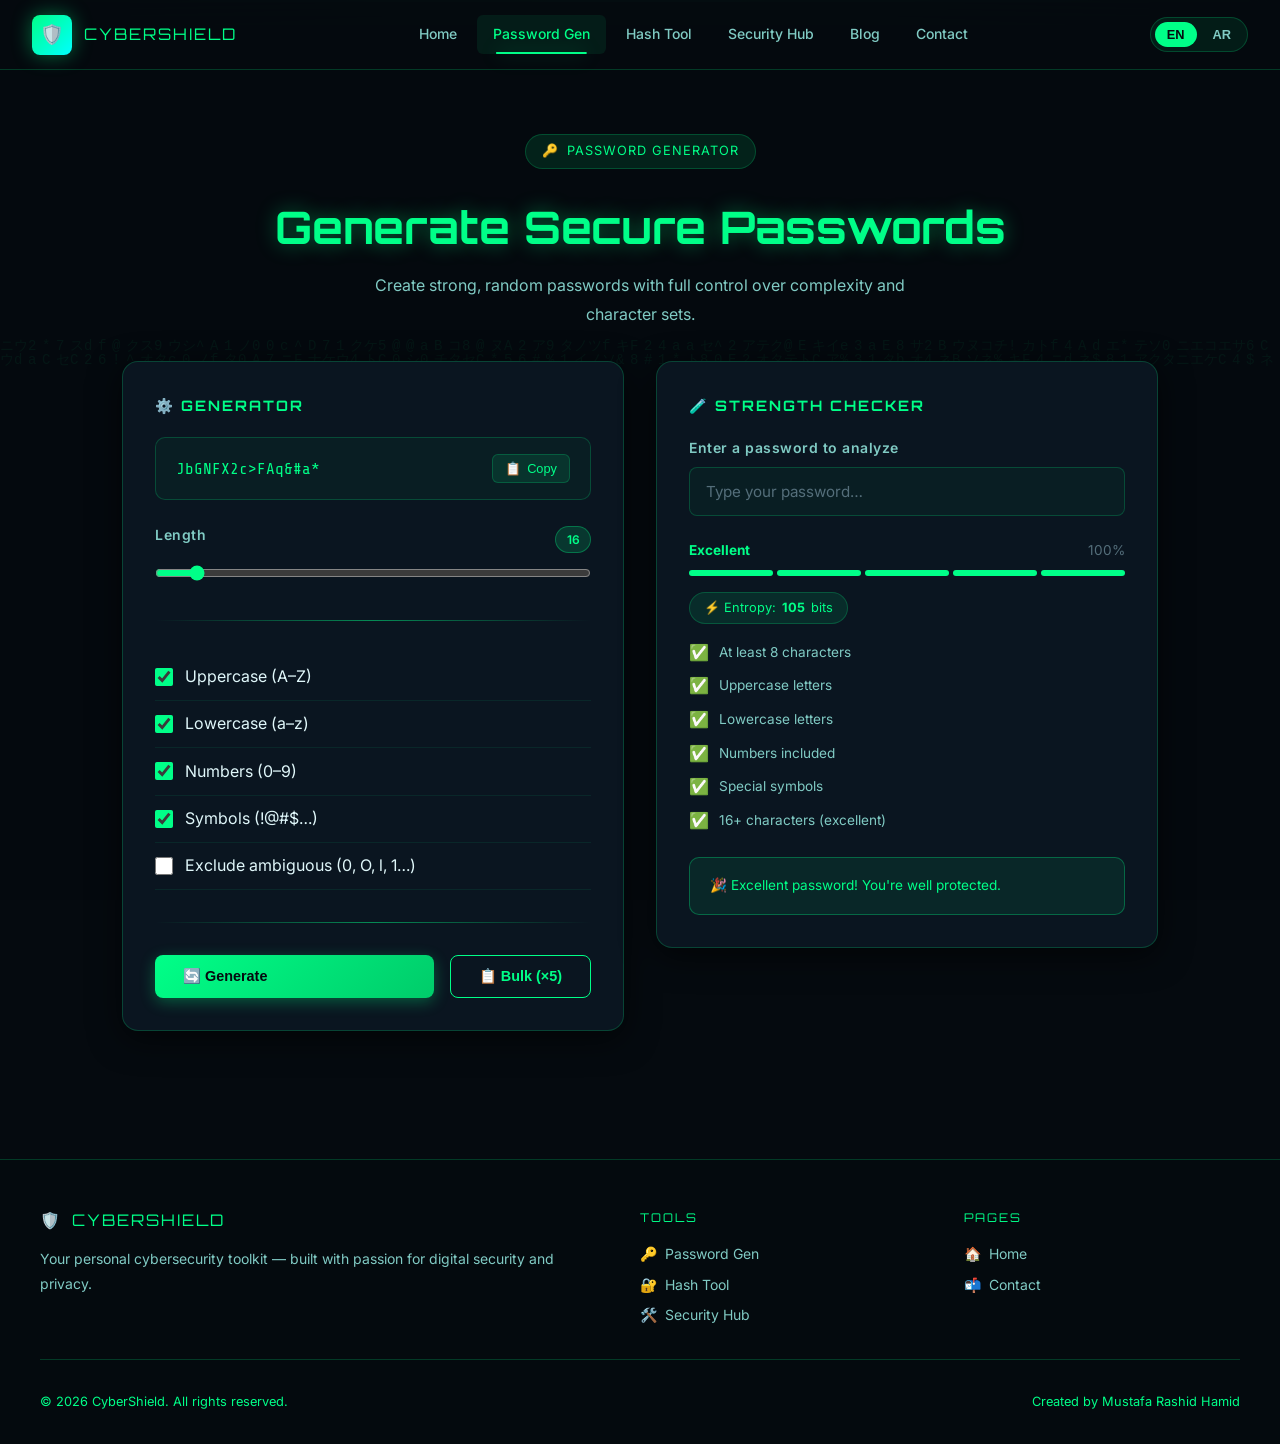
<file: password.html>
<!DOCTYPE html>
<html lang="en">
<head>
  <meta charset="UTF-8"/>
  <meta name="viewport" content="width=device-width,initial-scale=1.0"/>
  <meta name="description" content="Generate ultra-secure passwords and check their strength — CyberShield toolkit."/>
  <title>Password Generator | CyberShield</title>
  <link rel="stylesheet" href="css/style.css"/>
  <style>
    .tool-hero{padding:4rem 2rem 2rem;text-align:center}
    .tool-grid{display:grid;grid-template-columns:1fr 1fr;gap:2rem;max-width:1100px;margin:0 auto;padding:0 2rem 4rem}
    .output-box{display:flex;align-items:center;gap:.75rem;background:rgba(0,255,136,.04);border:1px solid var(--border);border-radius:10px;padding:1rem 1.25rem;margin-bottom:1.5rem}
    .output-box input{flex:1;background:transparent;border:none;color:var(--primary);font-family:var(--font-mono);font-size:1rem;outline:none}
    .checkbox-row{display:flex;align-items:center;gap:.75rem;padding:.65rem 0;border-bottom:1px solid rgba(0,255,136,.08);cursor:pointer;user-select:none}
    .checkbox-row:last-child{border-bottom:none}
    .checkbox-row input[type=checkbox]{width:18px;height:18px;accent-color:var(--primary);cursor:pointer}
    .slider-row{margin:1.25rem 0}
    .slider-row input[type=range]{width:100%;accent-color:var(--primary)}
    .strength-box{margin-top:1.5rem}
    .strength-label{display:flex;justify-content:space-between;font-size:.85rem;margin-bottom:.5rem}
    .strength-bars{display:flex;gap:4px}
    .strength-bar{flex:1;height:6px;border-radius:3px;background:rgba(255,255,255,.1);transition:background .4s}
    .criteria-list{list-style:none;display:flex;flex-direction:column;gap:.5rem;margin-top:1rem}
    .criteria-list li{display:flex;align-items:center;gap:.6rem;font-size:.85rem;color:var(--text-secondary)}
    .crit-icon{font-size:1rem;width:20px;text-align:center}
    .tip-box{background:rgba(0,188,212,.08);border:1px solid rgba(0,188,212,.25);border-radius:10px;padding:1rem 1.25rem;margin-top:1.5rem;font-size:.85rem;color:var(--info);line-height:1.7}
    .entropy-badge{display:inline-flex;align-items:center;gap:.4rem;background:rgba(0,255,136,.1);border:1px solid var(--border);border-radius:20px;padding:.3rem .85rem;font-size:.8rem;color:var(--primary);margin-top:1rem}
    @media(max-width:768px){.tool-grid{grid-template-columns:1fr}}
  </style>
</head>
<body>
<canvas id="matrix-canvas"></canvas>
<nav class="navbar">
  <a href="index.html" class="nav-brand"><div class="logo-icon">🛡️</div><span>CyberShield</span></a>
  <ul class="nav-links">
    <li><a href="index.html" data-i18n="nav_home">🏠 Home</a></li>
    <li><a href="password.html" class="active" data-i18n="nav_password">🔑 Password Gen</a></li>
    <li><a href="hash.html" data-i18n="nav_hash">🔐 Hash Tool</a></li>
    <li><a href="toolkit.html" data-i18n="nav_toolkit">🛠️ Security Hub</a></li>
    <li><a href="blog.html" data-i18n="nav_blog">📖 Blog</a></li>
    <li><a href="contact.html" data-i18n="nav_contact">📬 Contact</a></li>
  </ul>
  <div class="nav-right">
    <div class="lang-toggle"><button class="lang-btn active" data-lang="en">EN</button><button class="lang-btn" data-lang="ar">AR</button></div>
    <div class="hamburger" id="hamburger"><span></span><span></span><span></span></div>
  </div>
</nav>
<nav class="mobile-nav" id="mobile-nav">
  <a href="index.html" data-i18n="nav_home">🏠 Home</a>
  <a href="password.html" class="active" data-i18n="nav_password">🔑 Password Gen</a>
  <a href="hash.html" data-i18n="nav_hash">🔐 Hash Tool</a>
  <a href="toolkit.html" data-i18n="nav_toolkit">🛠️ Security Hub</a>
  <a href="blog.html" data-i18n="nav_blog">📖 Blog</a>
  <a href="contact.html" data-i18n="nav_contact">📬 Contact</a>
</nav>

<div class="page-wrapper">
  <div class="tool-hero">
    <div class="section-badge">🔑 <span id="pg-badge">Password Generator</span></div>
    <h1 class="section-title mt-2"><span id="pg-title">Generate</span> <span style="color:var(--primary)" id="pg-title2">Secure Passwords</span></h1>
    <p class="section-desc" id="pg-desc">Create strong, random passwords with full control over complexity and character sets.</p>
  </div>

  <div class="tool-grid">
    <!-- LEFT: Generator -->
    <div>
      <div class="card">
        <h3 style="font-family:var(--font-title);font-size:.9rem;color:var(--primary);letter-spacing:2px;margin-bottom:1.25rem" id="gen-title">⚙️ GENERATOR</h3>

        <div class="output-box">
          <input type="text" id="pass-output" readonly placeholder="Your password will appear here…"/>
          <button class="copy-btn" id="copy-btn" onclick="doCopy()">📋 <span id="copy-lbl">Copy</span></button>
        </div>

        <div class="slider-row">
          <div class="flex-between mb-1">
            <label class="form-label" id="len-lbl">Length</label>
            <span class="tag tag-green" id="len-val">16</span>
          </div>
          <input type="range" id="length-slider" min="6" max="128" value="16"/>
        </div>

        <div class="divider"></div>

        <div class="checkbox-row"><input type="checkbox" id="use-upper" checked/><label for="use-upper" id="lbl-upper">Uppercase (A–Z)</label></div>
        <div class="checkbox-row"><input type="checkbox" id="use-lower" checked/><label for="use-lower" id="lbl-lower">Lowercase (a–z)</label></div>
        <div class="checkbox-row"><input type="checkbox" id="use-nums" checked/><label for="use-nums" id="lbl-nums">Numbers (0–9)</label></div>
        <div class="checkbox-row"><input type="checkbox" id="use-syms" checked/><label for="use-syms" id="lbl-syms">Symbols (!@#$…)</label></div>
        <div class="checkbox-row"><input type="checkbox" id="use-noamb"/><label for="use-noamb" id="lbl-noamb">Exclude ambiguous (0, O, l, 1…)</label></div>

        <div class="divider"></div>
        <div class="flex gap-2 mt-2">
          <button class="btn btn-primary" style="flex:1" onclick="generatePassword()" id="btn-gen">🔄 Generate</button>
          <button class="btn btn-outline" onclick="generateBulk()" id="btn-bulk">📋 Bulk (×5)</button>
        </div>

        <div id="bulk-output" style="display:none;margin-top:1rem">
          <div class="form-label" id="lbl-bulk">Bulk Passwords</div>
          <div id="bulk-list" style="display:flex;flex-direction:column;gap:.5rem;font-family:var(--font-mono);font-size:.85rem"></div>
        </div>
      </div>
    </div>

    <!-- RIGHT: Checker -->
    <div id="checker">
      <div class="card">
        <h3 style="font-family:var(--font-title);font-size:.9rem;color:var(--primary);letter-spacing:2px;margin-bottom:1.25rem" id="chk-title">🧪 STRENGTH CHECKER</h3>

        <div class="form-group">
          <label class="form-label" id="chk-lbl">Enter a password to analyze</label>
          <input class="form-control" type="password" id="check-input" placeholder="Type your password…" oninput="checkStrength(this.value)"/>
        </div>

        <div class="strength-box">
          <div class="strength-label">
            <span id="strength-text" style="font-weight:700">—</span>
            <span id="strength-pct" style="color:var(--text-muted)">0%</span>
          </div>
          <div class="strength-bars">
            <div class="strength-bar" id="sb1"></div>
            <div class="strength-bar" id="sb2"></div>
            <div class="strength-bar" id="sb3"></div>
            <div class="strength-bar" id="sb4"></div>
            <div class="strength-bar" id="sb5"></div>
          </div>
        </div>

        <div id="entropy-row" class="entropy-badge" style="display:none">
          ⚡ Entropy: <strong id="entropy-val">0</strong> bits
        </div>

        <ul class="criteria-list" id="crit-list">
          <li><span class="crit-icon" id="c1">⬜</span><span id="c1t">At least 8 characters</span></li>
          <li><span class="crit-icon" id="c2">⬜</span><span id="c2t">Uppercase letters</span></li>
          <li><span class="crit-icon" id="c3">⬜</span><span id="c3t">Lowercase letters</span></li>
          <li><span class="crit-icon" id="c4">⬜</span><span id="c4t">Numbers included</span></li>
          <li><span class="crit-icon" id="c5">⬜</span><span id="c5t">Special symbols</span></li>
          <li><span class="crit-icon" id="c6">⬜</span><span id="c6t">16+ characters (excellent)</span></li>
        </ul>

        <div class="tip-box" id="tip-box" style="display:none">
          <span id="tip-text"></span>
        </div>
      </div>
    </div>
  </div>

  <footer class="footer">
    <div class="footer-content">
      <div class="footer-brand">
        <div style="display:flex;align-items:center;gap:.75rem"><div class="logo-icon">🛡️</div><span style="font-family:var(--font-title);font-size:1rem;color:var(--primary);letter-spacing:2px">CYBERSHIELD</span></div>
        <p class="mt-2" data-i18n="footer_desc">Your personal cybersecurity toolkit.</p>
      </div>
      <div><div class="footer-title" data-i18n="footer_tools">Tools</div>
        <ul class="footer-links">
          <li><a href="password.html">🔑 <span data-i18n="nav_password">Password Gen</span></a></li>
          <li><a href="hash.html">🔐 <span data-i18n="nav_hash">Hash Tool</span></a></li>
          <li><a href="toolkit.html">🛠️ <span data-i18n="nav_toolkit">Security Hub</span></a></li>
        </ul>
      </div>
      <div><div class="footer-title" data-i18n="footer_pages">Pages</div>
        <ul class="footer-links">
          <li><a href="index.html">🏠 <span data-i18n="nav_home">Home</span></a></li>
          <li><a href="contact.html">📬 <span data-i18n="nav_contact">Contact</span></a></li>
        </ul>
      </div>
    </div>
    <div class="footer-bottom">
      <span data-i18n="footer_copy">© 2026 CyberShield. All rights reserved.</span>
      <span data-i18n="footer_made">Made with ❤️ for the security community</span>
    </div>
  </footer>
</div>

<script src="js/main.js"></script>
<script>
const slider = document.getElementById('length-slider');
const lenVal = document.getElementById('len-val');
slider.addEventListener('input', () => { lenVal.textContent = slider.value; generatePassword(); });

function getCharset() {
  const amb = 'O0l1I';
  let chars = '';
  if (document.getElementById('use-upper').checked) chars += 'ABCDEFGHIJKLMNOPQRSTUVWXYZ';
  if (document.getElementById('use-lower').checked) chars += 'abcdefghijklmnopqrstuvwxyz';
  if (document.getElementById('use-nums').checked)  chars += '0123456789';
  if (document.getElementById('use-syms').checked)  chars += '!@#$%^&*()-_=+[]{}|;:,.<>?';
  if (document.getElementById('use-noamb').checked) chars = chars.split('').filter(c => !amb.includes(c)).join('');
  return chars || 'abcdefghijklmnopqrstuvwxyz';
}

function randomPassword(len, chars) {
  const arr = new Uint32Array(len);
  crypto.getRandomValues(arr);
  return Array.from(arr).map(n => chars[n % chars.length]).join('');
}

function generatePassword() {
  const len = parseInt(slider.value);
  const chars = getCharset();
  const pwd = randomPassword(len, chars);
  document.getElementById('pass-output').value = pwd;
  checkStrength(pwd);
  document.getElementById('bulk-output').style.display = 'none';
}

function generateBulk() {
  const len = parseInt(slider.value);
  const chars = getCharset();
  const bulkEl = document.getElementById('bulk-list');
  bulkEl.innerHTML = '';
  for (let i = 0; i < 5; i++) {
    const pwd = randomPassword(len, chars);
    const row = document.createElement('div');
    row.style.cssText = 'display:flex;align-items:center;gap:.5rem;background:rgba(0,255,136,.04);border:1px solid var(--border);border-radius:6px;padding:.5rem .75rem';
    row.innerHTML = `<span style="flex:1;color:var(--primary)">${pwd}</span><button class="copy-btn" onclick="copyToClipboard('${pwd}',this)">📋</button>`;
    bulkEl.appendChild(row);
  }
  document.getElementById('bulk-output').style.display = 'block';
}

function doCopy() {
  const val = document.getElementById('pass-output').value;
  if (val) copyToClipboard(val, document.getElementById('copy-btn'));
}

function checkStrength(pwd) {
  const checks = {
    len8:  pwd.length >= 8,
    upper: /[A-Z]/.test(pwd),
    lower: /[a-z]/.test(pwd),
    nums:  /[0-9]/.test(pwd),
    syms:  /[^A-Za-z0-9]/.test(pwd),
    len16: pwd.length >= 16
  };
  const ids = ['c1','c2','c3','c4','c5','c6'];
  const vals = [checks.len8,checks.upper,checks.lower,checks.nums,checks.syms,checks.len16];
  ids.forEach((id,i) => { document.getElementById(id).textContent = vals[i] ? '✅' : '❌'; });

  const score = vals.filter(Boolean).length;
  const pct = Math.round((score/6)*100);
  document.getElementById('strength-pct').textContent = pct + '%';

  const colors = ['#ff4444','#ff4444','#ffaa00','#ffaa00','#00ff88','#00ff88'];
  const labels = { en:['Very Weak','Weak','Fair','Good','Strong','Excellent'], ar:['ضعيف جداً','ضعيف','مقبول','جيد','قوي','ممتاز'] };
  const lang = document.documentElement.lang || 'en';
  const lbl = labels[lang] || labels.en;

  document.getElementById('strength-text').textContent = pwd.length ? lbl[Math.max(0,score-1)] : '—';
  document.getElementById('strength-text').style.color = pwd.length ? colors[Math.max(0,score-1)] : 'var(--text-muted)';

  for (let i = 1; i <= 5; i++) {
    document.getElementById('sb'+i).style.background = i <= Math.ceil(score*5/6) ? colors[Math.max(0,score-1)] : 'rgba(255,255,255,.1)';
  }

  // Entropy
  let pool = 0;
  if (/[A-Z]/.test(pwd)) pool += 26;
  if (/[a-z]/.test(pwd)) pool += 26;
  if (/[0-9]/.test(pwd)) pool += 10;
  if (/[^A-Za-z0-9]/.test(pwd)) pool += 32;
  const entropy = pool ? Math.round(pwd.length * Math.log2(pool)) : 0;
  if (pwd.length) {
    document.getElementById('entropy-row').style.display = 'inline-flex';
    document.getElementById('entropy-val').textContent = entropy;
  } else {
    document.getElementById('entropy-row').style.display = 'none';
  }

  // Tips
  const tips = { en: ['Add uppercase letters','Add lowercase letters','Add numbers','Add special symbols','Use 16+ characters for maximum security'],
                  ar: ['أضف أحرفاً كبيرة','أضف أحرفاً صغيرة','أضف أرقاماً','أضف رموزاً خاصة','استخدم 16 حرفاً أو أكثر للأمان الأقصى'] };
  const tipsArr = tips[lang] || tips.en;
  const missing = [];
  if (!checks.upper) missing.push(tipsArr[0]);
  if (!checks.lower) missing.push(tipsArr[1]);
  if (!checks.nums)  missing.push(tipsArr[2]);
  if (!checks.syms)  missing.push(tipsArr[3]);
  if (!checks.len16) missing.push(tipsArr[4]);

  const tipBox = document.getElementById('tip-box');
  if (pwd.length && missing.length) {
    tipBox.style.display = 'block';
    document.getElementById('tip-text').textContent = '💡 ' + missing[0];
  } else if (pwd.length && score >= 5) {
    tipBox.style.display = 'block';
    tipBox.style.background = 'rgba(0,255,136,.08)';
    tipBox.style.borderColor = 'rgba(0,255,136,.3)';
    tipBox.style.color = 'var(--success)';
    document.getElementById('tip-text').textContent = lang==='ar' ? '🎉 كلمة مرور ممتازة! أنت محمي.' : '🎉 Excellent password! You\'re well protected.';
  } else {
    tipBox.style.display = 'none';
  }
}

// Page i18n
const pgI18n = {
  en: {
    badge:'Password Generator', t1:'Generate', t2:'Secure Passwords',
    desc:'Create strong, random passwords with full control over complexity and character sets.',
    gen:'⚙️ GENERATOR', chk:'🧪 STRENGTH CHECKER', chklbl:'Enter a password to analyze',
    len:'Length', upper:'Uppercase (A–Z)', lower:'Lowercase (a–z)', nums:'Numbers (0–9)',
    syms:'Symbols (!@#$…)', noamb:'Exclude ambiguous (0, O, l, 1…)',
    btnGen:'🔄 Generate', btnBulk:'📋 Bulk (×5)', bulkLbl:'Bulk Passwords', copyLbl:'Copy',
    c1t:'At least 8 characters', c2t:'Uppercase letters', c3t:'Lowercase letters',
    c4t:'Numbers included', c5t:'Special symbols', c6t:'16+ characters (excellent)'
  },
  ar: {
    badge:'مولد كلمات المرور', t1:'أنشئ', t2:'كلمات مرور آمنة',
    desc:'أنشئ كلمات مرور قوية وعشوائية مع تحكم كامل في درجة التعقيد ومجموعات الأحرف.',
    gen:'⚙️ المولّد', chk:'🧪 فاحص القوة', chklbl:'أدخل كلمة مرور لتحليلها',
    len:'الطول', upper:'أحرف كبيرة (A–Z)', lower:'أحرف صغيرة (a–z)', nums:'أرقام (0–9)',
    syms:'رموز (!@#$…)', noamb:'استبعاد المتشابهة (0, O, l, 1…)',
    btnGen:'🔄 توليد', btnBulk:'📋 مجموعة (×5)', bulkLbl:'كلمات المرور المولّدة', copyLbl:'نسخ',
    c1t:'8 أحرف على الأقل', c2t:'أحرف كبيرة', c3t:'أحرف صغيرة',
    c4t:'تتضمن أرقاماً', c5t:'رموز خاصة', c6t:'16+ حرفاً (ممتاز)'
  }
};

function applyPgLang(lang) {
  const t = pgI18n[lang] || pgI18n.en;
  document.getElementById('pg-badge').textContent = t.badge;
  document.getElementById('pg-title').textContent = t.t1;
  document.getElementById('pg-title2').textContent = t.t2;
  document.getElementById('pg-desc').textContent = t.desc;
  document.getElementById('gen-title').textContent = t.gen;
  document.getElementById('chk-title').textContent = t.chk;
  document.getElementById('chk-lbl').textContent = t.chklbl;
  document.getElementById('len-lbl').textContent = t.len;
  document.getElementById('lbl-upper').textContent = t.upper;
  document.getElementById('lbl-lower').textContent = t.lower;
  document.getElementById('lbl-nums').textContent = t.nums;
  document.getElementById('lbl-syms').textContent = t.syms;
  document.getElementById('lbl-noamb').textContent = t.noamb;
  document.getElementById('btn-gen').textContent = t.btnGen;
  document.getElementById('btn-bulk').textContent = t.btnBulk;
  document.getElementById('lbl-bulk').textContent = t.bulkLbl;
  document.getElementById('copy-lbl').textContent = t.copyLbl;
  document.getElementById('c1t').textContent = t.c1t;
  document.getElementById('c2t').textContent = t.c2t;
  document.getElementById('c3t').textContent = t.c3t;
  document.getElementById('c4t').textContent = t.c4t;
  document.getElementById('c5t').textContent = t.c5t;
  document.getElementById('c6t').textContent = t.c6t;
}

document.addEventListener('langChange', e => applyPgLang(e.detail.lang));
generatePassword();
</script>
</body>
</html>
</file>
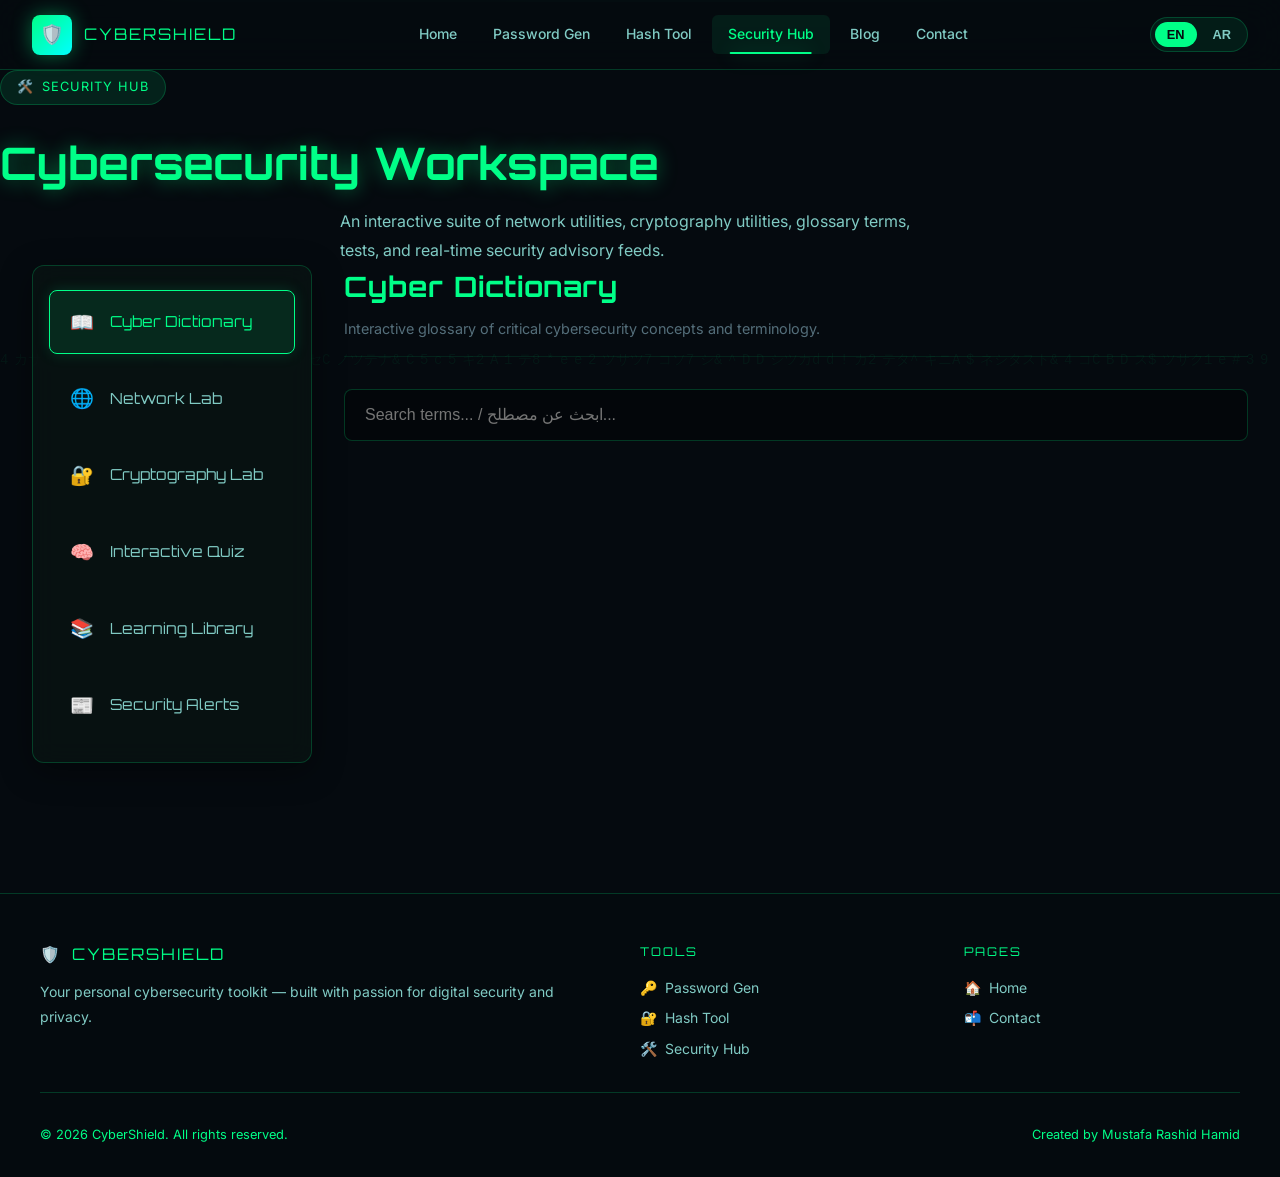
<file: toolkit.html>
<!DOCTYPE html>
<html lang="en">
<head>
  <meta charset="UTF-8"/>
  <meta name="viewport" content="width=device-width,initial-scale=1.0"/>
  <meta name="description" content="Cybersecurity Tools Suite — Network Lab, Cryptography, Dictionary, Live Threat Feed, and Quizzes."/>
  <title>Security Hub | CyberShield</title>
  <link rel="stylesheet" href="css/style.css"/>
  <link rel="stylesheet" href="css/toolkit.css"/>
</head>
<body>
<canvas id="matrix-canvas"></canvas>

<!-- Navbar -->
<nav class="navbar">
  <a href="index.html" class="nav-brand"><div class="logo-icon">🛡️</div><span>CyberShield</span></a>
  <ul class="nav-links">
    <li><a href="index.html" data-i18n="nav_home">🏠 Home</a></li>
    <li><a href="password.html" data-i18n="nav_password">🔑 Password Gen</a></li>
    <li><a href="hash.html" data-i18n="nav_hash">🔐 Hash Tool</a></li>
    <li><a href="toolkit.html" class="active" data-i18n="nav_toolkit">🛠️ Security Hub</a></li>
    <li><a href="blog.html" data-i18n="nav_blog">📖 Blog</a></li>
    <li><a href="contact.html" data-i18n="nav_contact">📬 Contact</a></li>
  </ul>
  <div class="nav-right">
    <div class="lang-toggle">
      <button class="lang-btn active" data-lang="en">EN</button>
      <button class="lang-btn" data-lang="ar">AR</button>
    </div>
    <div class="hamburger" id="hamburger"><span></span><span></span><span></span></div>
  </div>
</nav>

<!-- Mobile Nav -->
<nav class="mobile-nav" id="mobile-nav">
  <a href="index.html" data-i18n="nav_home">🏠 Home</a>
  <a href="password.html" data-i18n="nav_password">🔑 Password Gen</a>
  <a href="hash.html" data-i18n="nav_hash">🔐 Hash Tool</a>
  <a href="toolkit.html" class="active" data-i18n="nav_toolkit">🛠️ Security Hub</a>
  <a href="blog.html" data-i18n="nav_blog">📖 Blog</a>
  <a href="contact.html" data-i18n="nav_contact">📬 Contact</a>
</nav>

<div class="page-wrapper">
  <!-- Hero Section -->
  <div class="tool-hero">
    <div class="section-badge">🛠️ <span id="tk-badge">Security Hub</span></div>
    <h1 class="section-title mt-2"><span id="tk-title1">Cybersecurity</span> <span style="color:var(--primary)" id="tk-title2">Workspace</span></h1>
    <p class="section-desc" id="tk-desc">An interactive suite of network utilities, cryptography utilities, glossary terms, tests, and real-time security advisory feeds.</p>
  </div>

  <!-- Dashboard Workspace Container -->
  <div class="toolkit-container">
    <!-- Sidebar Tabs Menu -->
    <aside class="toolkit-sidebar">
      <ul class="toolkit-menu">
        <li class="toolkit-tab active" onclick="switchTab('dict-panel', this)">
          <span class="toolkit-tab-icon">📖</span>
          <span id="tab-dict-lbl">Cyber Dictionary</span>
        </li>
        <li class="toolkit-tab" onclick="switchTab('network-panel', this)">
          <span class="toolkit-tab-icon">🌐</span>
          <span id="tab-net-lbl">Network Lab</span>
        </li>
        <li class="toolkit-tab" onclick="switchTab('crypto-panel', this)">
          <span class="toolkit-tab-icon">🔐</span>
          <span id="tab-crypto-lbl">Cryptography Lab</span>
        </li>
        <li class="toolkit-tab" onclick="switchTab('quiz-panel', this)">
          <span class="toolkit-tab-icon">🧠</span>
          <span id="tab-quiz-lbl">Interactive Quiz</span>
        </li>
        <li class="toolkit-tab" onclick="switchTab('library-panel', this)">
          <span class="toolkit-tab-icon">📚</span>
          <span id="tab-lib-lbl">Learning Library</span>
        </li>
        <li class="toolkit-tab" onclick="switchTab('news-panel', this)">
          <span class="toolkit-tab-icon">📰</span>
          <span id="tab-news-lbl">Security Alerts</span>
        </li>
      </ul>
    </aside>

    <!-- Content Workspace -->
    <main class="toolkit-content">
      
      <!-- 1. Cyber Dictionary Panel -->
      <section id="dict-panel" class="toolkit-panel active">
        <div class="panel-header">
          <h2 class="panel-title"><span id="dict-t1">Cyber</span> <span id="dict-t2">Dictionary</span></h2>
          <p class="panel-desc" id="dict-sub">Interactive glossary of critical cybersecurity concepts and terminology.</p>
        </div>
        
        <div class="dict-search-wrap">
          <input type="text" class="dict-search" id="dict-search-input" placeholder="Search terms... / ابحث عن مصطلح..." oninput="filterDictionary()"/>
        </div>

        <div class="dict-grid" id="dict-grid">
          <!-- Populated by JavaScript -->
        </div>
      </section>

      <!-- 2. Network Lab Panel -->
      <section id="network-panel" class="toolkit-panel">
        <div class="panel-header">
          <h2 class="panel-title"><span id="net-t1">Network</span> <span id="net-t2">Lab</span></h2>
          <p class="panel-desc" id="net-sub">Analyze IP configurations, calculate subnets, and simulate network port audits.</p>
        </div>

        <div class="card mb-4">
          <h3 class="mb-3" style="color:var(--primary)" id="net-ip-lbl">🌐 Public IP Detector</h3>
          <div class="net-ip-badge">
            <span id="net-ip-status">Detecting your IP address...</span>
            <span class="net-ip-value" id="net-ip-display">—</span>
          </div>
        </div>

        <div class="card mb-4">
          <h3 class="mb-2" style="color:var(--primary)" id="net-calc-lbl">🧮 IPv4 Subnet Calculator</h3>
          <p class="section-desc mb-3" style="font-size:0.85rem" id="net-calc-desc">Enter an IP address and CIDR prefix to calculate subnet boundaries.</p>
          <div class="subnet-form">
            <input class="form-control" type="text" id="subnet-ip" placeholder="e.g. 192.168.1.1"/>
            <select class="crypto-select" id="subnet-cidr">
              <option value="30">/30 (4 IPs)</option>
              <option value="29">/29 (8 IPs)</option>
              <option value="28">/28 (16 IPs)</option>
              <option value="27">/27 (32 IPs)</option>
              <option value="26">/26 (64 IPs)</option>
              <option value="25">/25 (128 IPs)</option>
              <option value="24" selected>/24 (256 IPs)</option>
              <option value="23">/23 (512 IPs)</option>
              <option value="22">/22 (1024 IPs)</option>
              <option value="16">/16 (65,536 IPs)</option>
              <option value="8">/8 (16.7M IPs)</option>
            </select>
            <button class="btn btn-primary" onclick="calculateSubnet()" id="subnet-btn">Calculate</button>
          </div>
          <table class="subnet-result-table" id="subnet-table" style="display:none">
            <tr>
              <td class="subnet-result-lbl" id="sub-lbl-mask">Subnet Mask</td>
              <td class="subnet-result-val" id="sub-val-mask">—</td>
            </tr>
            <tr>
              <td class="subnet-result-lbl" id="sub-lbl-net">Network Address</td>
              <td class="subnet-result-val" id="sub-val-net">—</td>
            </tr>
            <tr>
              <td class="subnet-result-lbl" id="sub-lbl-first">First Usable IP</td>
              <td class="subnet-result-val" id="sub-val-first">—</td>
            </tr>
            <tr>
              <td class="subnet-result-lbl" id="sub-lbl-last">Last Usable IP</td>
              <td class="subnet-result-val" id="sub-val-last">—</td>
            </tr>
            <tr>
              <td class="subnet-result-lbl" id="sub-lbl-broad">Broadcast Address</td>
              <td class="subnet-result-val" id="sub-val-broad">—</td>
            </tr>
            <tr>
              <td class="subnet-result-lbl" id="sub-lbl-hosts">Total Usable Hosts</td>
              <td class="subnet-result-val" id="sub-val-hosts">—</td>
            </tr>
          </table>
        </div>

        <div class="card">
          <h3 class="mb-2" style="color:var(--primary)" id="net-ports-lbl">📡 Port Scanner Simulator</h3>
          <p class="section-desc mb-3" style="font-size:0.85rem" id="net-ports-desc">Simulate a local scan audit of common security service ports.</p>
          <button class="btn btn-outline mb-3" onclick="simulatePortScan()" id="net-ports-btn">Initialize Security Scan</button>
          <div class="port-grid" id="port-grid">
            <!-- Populated by scan -->
          </div>
        </div>
      </section>

      <!-- 3. Cryptography Lab Panel -->
      <section id="crypto-panel" class="toolkit-panel">
        <div class="panel-header">
          <h2 class="panel-title"><span id="cry-t1">Cryptography</span> <span id="cry-t2">Lab</span></h2>
          <p class="panel-desc" id="cry-sub">Explore historical and modern data encoding and encryption methodologies.</p>
        </div>

        <div class="card">
          <div class="crypto-grid">
            <!-- INPUTS -->
            <div>
              <div class="crypto-control-group">
                <label class="form-label" id="cry-lbl-input">Input Plaintext</label>
                <textarea class="crypto-textarea" id="crypto-input" placeholder="Type text to encrypt/decrypt..." oninput="processCrypto()"></textarea>
              </div>

              <div class="crypto-control-group">
                <label class="form-label" id="cry-lbl-algo">Algorithm</label>
                <select class="crypto-select" id="crypto-algo" onchange="toggleCryptoControls(); processCrypto();">
                  <option value="caesar" selected>Caesar Cipher (Shift)</option>
                  <option value="rot13">ROT13</option>
                  <option value="base64">Base64 Encoding</option>
                </select>
              </div>

              <div class="crypto-control-group" id="caesar-shift-wrap">
                <div class="flex-between mb-1">
                  <label class="form-label" id="cry-lbl-shift">Shift Value</label>
                  <span class="tag tag-green" id="caesar-shift-display">3</span>
                </div>
                <input type="range" id="caesar-shift-slider" min="1" max="25" value="3" oninput="document.getElementById('caesar-shift-display').textContent=this.value; processCrypto();"/>
              </div>

              <div class="crypto-control-group">
                <label class="form-label" id="cry-lbl-mode">Mode</label>
                <div class="flex gap-4">
                  <label style="cursor:pointer;color:#fff"><input type="radio" name="crypto_mode" value="enc" checked onchange="processCrypto()"/> <span id="cry-opt-enc">Encrypt / Encode</span></label>
                  <label style="cursor:pointer;color:#fff"><input type="radio" name="crypto_mode" value="dec" onchange="processCrypto()"/> <span id="cry-opt-dec">Decrypt / Decode</span></label>
                </div>
              </div>
            </div>

            <!-- OUTPUTS -->
            <div style="display:flex;flex-direction:column;justify-content:space-between">
              <div class="crypto-control-group" style="flex:1;display:flex;flex-direction:column">
                <label class="form-label" id="cry-lbl-output">Result Output</label>
                <textarea class="crypto-textarea" id="crypto-output" readonly placeholder="Result will appear here..." style="flex:1;height:200px;background:rgba(0,255,136,0.02);border-color:rgba(0,255,136,0.15)"></textarea>
              </div>
              <button class="btn btn-primary w-full mt-3" onclick="copyCryptoOutput()" id="cry-btn-copy">📋 Copy Ciphertext</button>
            </div>
          </div>
        </div>
      </section>

      <!-- 4. Interactive Quiz Panel -->
      <section id="quiz-panel" class="toolkit-panel">
        <div class="panel-header">
          <h2 class="panel-title"><span id="qz-t1">Interactive</span> <span id="qz-t2">Quiz</span></h2>
          <p class="panel-desc" id="qz-sub">Test your security intelligence and defensive knowledge skills.</p>
        </div>

        <div class="quiz-card" id="quiz-card">
          <!-- Quiz states will load dynamically here -->
        </div>
      </section>

      <!-- 5. Learning Library Panel -->
      <section id="library-panel" class="toolkit-panel">
        <div class="panel-header">
          <h2 class="panel-title"><span id="lib-t1">Learning</span> <span id="lib-t2">Library</span></h2>
          <p class="panel-desc" id="lib-sub">Curated free reference cybersecurity guides and learning booklets.</p>
        </div>

        <div class="library-grid" id="library-grid">
          <!-- Populated by JavaScript -->
        </div>
      </section>

      <!-- 6. Threat News Panel -->
      <section id="news-panel" class="toolkit-panel">
        <div class="panel-header">
          <h2 class="panel-title"><span id="news-t1">Security</span> <span id="news-t2">Advisories</span></h2>
          <p class="panel-desc" id="news-sub">Real-time alerts and advisory publications synchronized from global incident response feeds.</p>
        </div>

        <div class="news-pulse-row">
          <div class="news-pulse-dot"></div>
          <div class="news-pulse-text" id="news-live-lbl">LIVE THREAT FEED (CISA)</div>
        </div>

        <div class="news-grid" id="news-container">
          <p style="color:var(--text-muted)" id="news-loading">Loading advisory bulletins...</p>
        </div>
      </section>

    </main>
  </div>

  <!-- Footer -->
  <footer class="footer">
    <div class="footer-content">
      <div class="footer-brand">
        <div style="display:flex;align-items:center;gap:.75rem">
          <div class="logo-icon">🛡️</div>
          <span style="font-family:var(--font-title);font-size:1rem;color:var(--primary);letter-spacing:2px">CYBERSHIELD</span>
        </div>
        <p class="mt-2" data-i18n="footer_desc">Your personal cybersecurity toolkit — built with passion for digital security and privacy.</p>
      </div>
      <div>
        <div class="footer-title" data-i18n="footer_tools">Tools</div>
        <ul class="footer-links">
          <li><a href="password.html">🔑 <span data-i18n="nav_password">Password Gen</span></a></li>
          <li><a href="hash.html">🔐 <span data-i18n="nav_hash">Hash Tool</span></a></li>
          <li><a href="toolkit.html">🛠️ <span data-i18n="nav_toolkit">Security Hub</span></a></li>
        </ul>
      </div>
      <div>
        <div class="footer-title" data-i18n="footer_pages">Pages</div>
        <ul class="footer-links">
          <li><a href="index.html">🏠 <span data-i18n="nav_home">Home</span></a></li>
          <li><a href="contact.html">📬 <span data-i18n="nav_contact">Contact</span></a></li>
        </ul>
      </div>
    </div>
    <div class="footer-bottom">
      <span data-i18n="footer_copy">© 2026 CyberShield. All rights reserved.</span>
      <span data-i18n="footer_made">Created by Mustafa Rashid Hamid</span>
    </div>
  </footer>
</div>

<script src="js/main.js"></script>
<script>
/* -----------------------------------------
   GLOBAL STATE & TRANSLATIONS
   ----------------------------------------- */
let currentLang = localStorage.getItem('lang') || 'en';

const tkI18n = {
  en: {
    tk_badge: 'Security Hub',
    tk_title1: 'Cybersecurity',
    tk_title2: 'Workspace',
    tk_desc: 'An interactive suite of network utilities, cryptography utilities, glossary terms, tests, and real-time security advisory feeds.',
    tab_dict: 'Cyber Dictionary',
    tab_net: 'Network Lab',
    tab_crypto: 'Cryptography Lab',
    tab_quiz: 'Interactive Quiz',
    tab_lib: 'Learning Library',
    tab_news: 'Security Alerts',
    
    dict_t1: 'Cyber',
    dict_t2: 'Dictionary',
    dict_sub: 'Interactive glossary of critical cybersecurity concepts and terminology.',
    dict_search: 'Search terms...',
    
    net_t1: 'Network',
    net_t2: 'Lab',
    net_sub: 'Analyze IP configurations, calculate subnets, and simulate network port audits.',
    net_ip_lbl: '🌐 Public IP Detector',
    net_calc_lbl: '🧮 IPv4 Subnet Calculator',
    net_calc_desc: 'Enter an IP address and CIDR prefix to calculate subnet boundaries.',
    net_ports_lbl: '📡 Port Scanner Simulator',
    net_ports_desc: 'Simulate a local scan audit of common security service ports.',
    net_ports_btn: 'Initialize Security Scan',
    subnet_btn: 'Calculate',
    
    cry_t1: 'Cryptography',
    cry_t2: 'Lab',
    cry_sub: 'Explore historical and modern data encoding and encryption methodologies.',
    cry_lbl_input: 'Input Plaintext',
    cry_lbl_algo: 'Algorithm',
    cry_lbl_shift: 'Shift Value',
    cry_lbl_mode: 'Mode',
    cry_opt_enc: 'Encrypt / Encode',
    cry_opt_dec: 'Decrypt / Decode',
    cry_lbl_output: 'Result Output',
    cry_btn_copy: '📋 Copy Ciphertext',
    
    qz_t1: 'Interactive',
    qz_t2: 'Quiz',
    qz_sub: 'Test your security intelligence and defensive knowledge skills.',
    
    lib_t1: 'Learning',
    lib_t2: 'Library',
    lib_sub: 'Curated free reference cybersecurity guides and learning booklets.',
    
    news_t1: 'Security',
    news_t2: 'Advisories',
    news_sub: 'Real-time alerts and advisory publications synchronized from global incident response feeds.',
    news_live_lbl: 'LIVE THREAT FEED (CISA)',
    news_loading: 'Loading advisory bulletins...',
    
    // IP display
    ip_detecting: 'Detecting your IP address...',
    ip_detected: 'Your Public IP Address:',
    
    // Subnet results
    sub_mask: 'Subnet Mask',
    sub_net: 'Network Address',
    sub_first: 'First Usable IP',
    sub_last: 'Last Usable IP',
    sub_broad: 'Broadcast Address',
    sub_hosts: 'Total Usable Hosts',
    
    // Quiz buttons
    qz_btn_start: 'Start Security Quiz 🧠',
    qz_btn_next: 'Next Question →',
    qz_btn_restart: 'Retake Quiz 🔄',
    qz_score_lbl: 'Your Score',
    qz_excellent: 'Excellent! You have solid security awareness. 🛡️',
    qz_good: 'Good job! Keep learning to stay secure. 🔒',
    qz_weak: 'Weak score. Review our blog articles to boost your knowledge. ⚠️',
    
    // News fallback
    news_fallback_lbl: 'LATEST ALERTS (OFFLINE FALLBACK)'
  },
  ar: {
    tk_badge: 'مركز الأدوات',
    tk_title1: 'مساحة العمل',
    tk_title2: 'الأمنية',
    tk_desc: 'مجموعة تفاعلية من أدوات الشبكات، والتشفير، وقاموس المصطلحات، والاختبارات التفاعلية، وخلاصة أخبار التهديدات المحدثة تلقائياً.',
    tab_dict: 'قاموس المصطلحات',
    tab_net: 'مختبر الشبكات',
    tab_crypto: 'مختبر التشفير',
    tab_quiz: 'اختبار تفاعلي',
    tab_lib: 'مكتبة التعلم',
    tab_news: 'التنبيهات الأمنية',
    
    dict_t1: 'قاموس',
    dict_t2: 'المصطلحات',
    dict_sub: 'قاموس تفاعلي للمفاهيم الأساسية للأمن السيبراني والمصطلحات الشائعة.',
    dict_search: 'ابحث عن مصطلح...',
    
    net_t1: 'مختبر',
    net_t2: 'الشبكات',
    net_sub: 'حلل إعدادات بروتوكول الإنترنت IP، واحسب الشبكات الفرعية، وحاكي فحص منافذ الشبكة.',
    net_ip_lbl: '🌐 كاشف عنوان IP العام',
    net_calc_lbl: '🧮 حاسبة الشبكات الفرعية IPv4',
    net_calc_desc: 'أدخل عنوان IP والـ CIDR لحساب حدود الشبكة الفرعية.',
    net_ports_lbl: '📡 محاكي فحص المنافذ',
    net_ports_desc: 'محاكاة فحص أمني للمنافذ والخدمات الشائعة في الشبكة.',
    net_ports_btn: 'بدء الفحص الأمني',
    subnet_btn: 'احسب الشبكة',
    
    cry_t1: 'مختبر',
    cry_t2: 'التشفير',
    cry_sub: 'استكشف طرق ترميز وتشفير البيانات التاريخية والحديثة.',
    cry_lbl_input: 'النص الأصلي (Plaintext)',
    cry_lbl_algo: 'خوارزمية التشفير',
    cry_lbl_shift: 'قيمة الإزاحة',
    cry_lbl_mode: 'الوضع',
    cry_opt_enc: 'تشفير / ترميز',
    cry_opt_dec: 'فك التشفير / فك الترميز',
    cry_lbl_output: 'النتيجة (Output)',
    cry_btn_copy: '📋 نسخ النص الناتج',
    
    qz_t1: 'الاختبار',
    qz_t2: 'التفاعلي',
    qz_sub: 'اختبر ذكاءك الأمني ومعلوماتك في الدفاع عن الشبكات والأنظمة.',
    
    lib_t1: 'مكتبة',
    lib_t2: 'التعلم',
    lib_sub: 'كتب ومستندات مرجعية مجانية منسقة لتعلم أساسيات الأمن السيبراني.',
    
    news_t1: 'التنبيهات',
    news_t2: 'الأمنية',
    news_sub: 'تنبيهات ومنشورات مباشرة من خلاصات الاستجابة للحوادث الأمنية العالمية.',
    news_live_lbl: 'خلاصة التهديدات المباشرة (CISA)',
    news_loading: 'جاري تحميل التنبيهات الأمنية...',
    
    // IP display
    ip_detecting: 'جاري الكشف عن عنوان IP الخاص بك...',
    ip_detected: 'عنوان IP العام الخاص بك:',
    
    // Subnet results
    sub_mask: 'قناع الشبكة الفرعية',
    sub_net: 'عنوان الشبكة',
    sub_first: 'أول عنوان IP قابل للاستخدام',
    sub_last: 'آخر عنوان IP قابل للاستخدام',
    sub_broad: 'عنوان البث (Broadcast)',
    sub_hosts: 'إجمالي الأجهزة المتاحة',
    
    // Quiz buttons
    qz_btn_start: 'بدء الاختبار الأمني 🧠',
    qz_btn_next: 'السؤال التالي ←',
    qz_btn_restart: 'إعادة الاختبار 🔄',
    qz_score_lbl: 'درجتك',
    qz_excellent: 'ممتاز! لديك وعي أمني قوي جداً. 🛡️',
    qz_good: 'عمل جيد! استمر في التعلم لتبقى آمناً. 🔒',
    qz_weak: 'درجة ضعيفة. راجع مقالات المدونة لتعزيز معرفتك. ⚠️',
    
    // News fallback
    news_fallback_lbl: 'أحدث التنبيهات (نسخة احتياطية)'
  }
};

function applyToolkitLang(lang) {
  currentLang = lang;
  const t = tkI18n[lang] || tkI18n.en;
  
  // Update Hero & Titles
  document.getElementById('tk-badge').textContent = t.tk_badge;
  document.getElementById('tk-title1').textContent = t.tk_title1;
  document.getElementById('tk-title2').textContent = t.tk_title2;
  document.getElementById('tk-desc').textContent = t.tk_desc;
  
  // Update Tabs
  document.getElementById('tab-dict-lbl').textContent = t.tab_dict;
  document.getElementById('tab-net-lbl').textContent = t.tab_net;
  document.getElementById('tab-crypto-lbl').textContent = t.tab_crypto;
  document.getElementById('tab-quiz-lbl').textContent = t.tab_quiz;
  document.getElementById('tab-lib-lbl').textContent = t.tab_lib;
  document.getElementById('tab-news-lbl').textContent = t.tab_news;
  
  // Dictionary Header
  document.getElementById('dict-t1').textContent = t.dict_t1;
  document.getElementById('dict-t2').textContent = t.dict_t2;
  document.getElementById('dict-sub').textContent = t.dict_sub;
  document.getElementById('dict-search-input').placeholder = t.dict_search;
  
  // Network Header
  document.getElementById('net-t1').textContent = t.net_t1;
  document.getElementById('net-t2').textContent = t.net_t2;
  document.getElementById('net-sub').textContent = t.net_sub;
  document.getElementById('net-ip-lbl').textContent = t.net_ip_lbl;
  document.getElementById('net-calc-lbl').textContent = t.net_calc_lbl;
  document.getElementById('net-calc-desc').textContent = t.net_calc_desc;
  document.getElementById('subnet-btn').textContent = t.subnet_btn;
  document.getElementById('net-ports-lbl').textContent = t.net_ports_lbl;
  document.getElementById('net-ports-desc').textContent = t.net_ports_desc;
  document.getElementById('net-ports-btn').textContent = t.net_ports_btn;
  
  // Subnet labels
  document.getElementById('sub-lbl-mask').textContent = t.sub_mask;
  document.getElementById('sub-lbl-net').textContent = t.sub_net;
  document.getElementById('sub-lbl-first').textContent = t.sub_first;
  document.getElementById('sub-lbl-last').textContent = t.sub_last;
  document.getElementById('sub-lbl-broad').textContent = t.sub_broad;
  document.getElementById('sub-lbl-hosts').textContent = t.sub_hosts;
  
  // Crypto Header
  document.getElementById('cry-t1').textContent = t.cry_t1;
  document.getElementById('cry-t2').textContent = t.cry_t2;
  document.getElementById('cry-sub').textContent = t.cry_sub;
  document.getElementById('cry-lbl-input').textContent = t.cry_lbl_input;
  document.getElementById('cry-lbl-algo').textContent = t.cry_lbl_algo;
  document.getElementById('cry-lbl-shift').textContent = t.cry_lbl_shift;
  document.getElementById('cry-lbl-mode').textContent = t.cry_lbl_mode;
  document.getElementById('cry-opt-enc').textContent = t.cry_opt_enc;
  document.getElementById('cry-opt-dec').textContent = t.cry_opt_dec;
  document.getElementById('cry-lbl-output').textContent = t.cry_lbl_output;
  document.getElementById('cry-btn-copy').textContent = t.cry_btn_copy;
  
  // Quiz Header
  document.getElementById('qz-t1').textContent = t.qz_t1;
  document.getElementById('qz-t2').textContent = t.qz_t2;
  document.getElementById('qz-sub').textContent = t.qz_sub;
  
  // Library Header
  document.getElementById('lib-t1').textContent = t.lib_t1;
  document.getElementById('lib-t2').textContent = t.lib_t2;
  document.getElementById('lib-sub').textContent = t.lib_sub;
  
  // News Header
  document.getElementById('news-t1').textContent = t.news_t1;
  document.getElementById('news-t2').textContent = t.news_t2;
  document.getElementById('news-sub').textContent = t.news_sub;
  document.getElementById('news-live-lbl').textContent = t.news_live_lbl;

  // Refresh lists
  renderDictionary();
  renderLibrary();
  renderQuizState();
  updateIPDisplay();
}

document.addEventListener('langChange', e => applyToolkitLang(e.detail.lang));


/* -----------------------------------------
   TAB SWITCHER LOGIC
   ----------------------------------------- */
function switchTab(panelId, tabEl) {
  // Hide all panels
  document.querySelectorAll('.toolkit-panel').forEach(panel => {
    panel.classList.remove('active');
  });
  // Deactivate all tabs
  document.querySelectorAll('.toolkit-tab').forEach(tab => {
    tab.classList.remove('active');
  });
  
  // Activate selected panel & tab
  document.getElementById(panelId).classList.add('active');
  tabEl.classList.add('active');
  
  // Specific panel triggers
  if (panelId === 'network-panel') {
    fetchUserIP();
  }
}


/* -----------------------------------------
   1. CYBER DICTIONARY MODULE
   ----------------------------------------- */
const dictionaryData = [
  {
    termEn: 'Firewall',
    termAr: 'جدار الحماية',
    defEn: 'A security system that monitors and controls incoming and outgoing network traffic based on predetermined security rules.',
    defAr: 'نظام أمان يراقب ويتحكم في حركة مرور الشبكة الصادرة والواردة بناءً على قواعد أمان محددة مسبقًا.'
  },
  {
    termEn: 'Malware',
    termAr: 'البرمجيات الخبيثة',
    defEn: 'Any software intentionally designed to cause disruption, damage, or unauthorized access to a computer, server, client, or network.',
    defAr: 'أي برمجيات مصممة عمداً لإحداث خلل أو تلف أو وصول غير مصرح به لجهاز الكمبيوتر أو الخادم أو الشبكة.'
  },
  {
    termEn: 'Phishing',
    termAr: 'التصيد الاحتيالي',
    defEn: 'A method of gathering personal information or credentials by masquerading as a trustworthy entity in electronic communications.',
    defAr: 'طريقة لجمع المعلومات الشخصية أو بيانات الاعتماد عن طريق التظاهر بكونك جهة موثوقة في الاتصالات الإلكترونية.'
  },
  {
    termEn: 'Ransomware',
    termAr: 'برمجيات الفدية',
    defEn: 'A type of malware that threatens to publish the victim\'s personal data or perpetually block access to it unless a ransom is paid.',
    defAr: 'نوع من البرمجيات الخبيثة يهدد بنشر بيانات الضحية أو منع الوصول إليها بشكل دائم ما لم يتم دفع فدية.'
  },
  {
    termEn: 'Cryptography',
    termAr: 'علم التشفير',
    defEn: 'The practice and study of techniques for secure communication in the presence of adversarial behavior.',
    defAr: 'ممارسة ودراسة تقنيات الاتصال الآمن في وجود سلوك معادي أو مخترقين.'
  },
  {
    termEn: 'Multi-Factor Authentication (MFA)',
    termAr: 'المصادقة ثنائية العوامل',
    defEn: 'An electronic authentication method in which a user is granted access to a website or application only after presenting two or more pieces of evidence.',
    defAr: 'طريقة مصادقة إلكترونية يُمنح فيها المستخدم حق الوصول للموقع فقط بعد تقديم دليلين أو أكثر لإثبات الهوية.'
  },
  {
    termEn: 'Zero-Day Vulnerability',
    termAr: 'ثغرة يوم الصفر',
    defEn: 'A software security flaw that is known to the software vendor but for which no patch or fix has yet been released.',
    defAr: 'ثغرة أمنية في البرمجيات تكون معروفة للمطور ولكن لم يتم إصدار أي رقعة برمجية (Patch) لإصلاحها بعد.'
  },
  {
    termEn: 'Distributed Denial of Service (DDoS)',
    termAr: 'هجمات حجب الخدمة الموزعة',
    defEn: 'A cyberattack in which multiple compromised computer systems attack a target, such as a website or server, causing a denial of service.',
    defAr: 'هجوم سيبراني تهاجم فيه أنظمة كمبيوتر متعددة مخترقة هدفًا واحدًا، مثل خادم أو موقع، مما يتسبب في توقفه عن الخدمة.'
  },
  {
    termEn: 'SQL Injection (SQLi)',
    termAr: 'حقن قواعد البيانات',
    defEn: 'A code injection technique used to attack data-driven applications by inserting malicious SQL statements into entry fields for execution.',
    defAr: 'تقنية حقن للأكواد تُستخدم لمهاجمة التطبيقات من خلال إدخال تعليمات SQL خبيثة في حقول الإدخال لتنفيذها.'
  },
  {
    termEn: 'Symmetric Encryption',
    termAr: 'التشفير المتماثل',
    defEn: 'An encryption method where the same key is used for both encrypting the plaintext and decrypting the ciphertext.',
    defAr: 'طريقة تشفير يتم فيها استخدام نفس المفتاح لتشفير النص الأصلي وفك تشفير النص المشفر.'
  }
];

function renderDictionary(filter = '') {
  const container = document.getElementById('dict-grid');
  container.innerHTML = '';
  
  const query = filter.toLowerCase().trim();
  const filtered = dictionaryData.filter(item => 
    item.termEn.toLowerCase().includes(query) || 
    item.termAr.includes(query) || 
    item.defEn.toLowerCase().includes(query) || 
    item.defAr.includes(query)
  );

  if (filtered.length === 0) {
    container.innerHTML = `<p style="grid-column: 1/-1; text-align: center; color: var(--text-muted);">
      ${currentLang === 'ar' ? 'لا توجد نتائج تطابق بحثك.' : 'No terms match your search.'}
    </p>`;
    return;
  }

  filtered.forEach(item => {
    const card = document.createElement('div');
    card.className = 'dict-card';
    card.innerHTML = `
      <div class="dict-term-row">
        <span class="dict-term-en">${item.termEn}</span>
        <span class="dict-term-ar">${item.termAr}</span>
      </div>
      <p class="dict-def">${currentLang === 'ar' ? item.defAr : item.defEn}</p>
    `;
    container.appendChild(card);
  });
}

function filterDictionary() {
  const query = document.getElementById('dict-search-input').value;
  renderDictionary(query);
}


/* -----------------------------------------
   2. NETWORK LAB MODULE
   ----------------------------------------- */
let userIPCache = '';

function updateIPDisplay() {
  const display = document.getElementById('net-ip-display');
  const status = document.getElementById('net-ip-status');
  const t = tkI18n[currentLang] || tkI18n.en;
  
  if (userIPCache) {
    status.textContent = t.ip_detected;
    display.textContent = userIPCache;
  } else {
    status.textContent = t.ip_detecting;
    display.textContent = '—';
  }
}

function fetchUserIP() {
  if (userIPCache) return;
  fetch('https://api.ipify.org?format=json')
    .then(res => res.json())
    .then(data => {
      userIPCache = data.ip;
      updateIPDisplay();
    })
    .catch(() => {
      userIPCache = '192.168.1.45 (Local Simulated)';
      updateIPDisplay();
    });
}

// Subnet Calculator Logic
function calculateSubnet() {
  const ipStr = document.getElementById('subnet-ip').value.trim();
  const cidrVal = parseInt(document.getElementById('subnet-cidr').value);
  
  // Validate IP format
  const ipParts = ipStr.split('.').map(Number);
  if (ipParts.length !== 4 || ipParts.some(p => isNaN(p) || p < 0 || p > 255)) {
    alert(currentLang === 'ar' ? 'الرجاء إدخال عنوان IP صالح (مثال: 192.168.1.1)' : 'Please enter a valid IP address (e.g., 192.168.1.1)');
    return;
  }

  // Calculate Subnet Mask
  let maskBinary = '';
  for (let i = 0; i < 32; i++) {
    maskBinary += i < cidrVal ? '1' : '0';
  }
  const maskParts = [
    parseInt(maskBinary.substring(0, 8), 2),
    parseInt(maskBinary.substring(8, 16), 2),
    parseInt(maskBinary.substring(16, 24), 2),
    parseInt(maskBinary.substring(24, 32), 2)
  ];
  const subnetMask = maskParts.join('.');

  // Calculate Network Address
  const netParts = ipParts.map((part, i) => part & maskParts[i]);
  const netAddress = netParts.join('.');

  // Calculate Broadcast Address
  const wildParts = maskParts.map(part => 255 - part);
  const broadParts = netParts.map((part, i) => part | wildParts[i]);
  const broadAddress = broadParts.join('.');

  // First & Last Usable Hosts
  const firstParts = [...netParts];
  firstParts[3] += 1;
  const firstIP = firstParts.join('.');

  const lastParts = [...broadParts];
  lastParts[3] -= 1;
  const lastIP = cidrVal >= 31 ? 'N/A' : lastParts.join('.');

  // Total Usable Hosts
  const totalHosts = cidrVal >= 31 ? 0 : Math.pow(2, 32 - cidrVal) - 2;

  // Render Table
  document.getElementById('sub-val-mask').textContent = subnetMask;
  document.getElementById('sub-val-net').textContent = netAddress;
  document.getElementById('sub-val-first').textContent = firstIP;
  document.getElementById('sub-val-last').textContent = lastIP;
  document.getElementById('sub-val-broad').textContent = broadAddress;
  document.getElementById('sub-val-hosts').textContent = totalHosts.toLocaleString();
  
  document.getElementById('subnet-table').style.display = 'table';
}

// Common ports scan simulation
const portAuditList = [
  { port: 21, svc: 'FTP', status: 'closed', arSvc: 'نقل الملفات' },
  { port: 22, svc: 'SSH', status: 'open', arSvc: 'الاتصال الآمن' },
  { port: 23, svc: 'Telnet', status: 'closed', arSvc: 'اتصال غير آمن' },
  { port: 25, svc: 'SMTP', status: 'filtered', arSvc: 'نقل البريد' },
  { port: 80, svc: 'HTTP', status: 'open', arSvc: 'موقع غير مشفر' },
  { port: 110, svc: 'POP3', status: 'closed', arSvc: 'بريد POP3' },
  { port: 443, svc: 'HTTPS', status: 'open', arSvc: 'موقع آمن مشفر' },
  { port: 3389, svc: 'RDP', status: 'filtered', arSvc: 'التحكم عن بعد' }
];

function simulatePortScan() {
  const btn = document.getElementById('net-ports-btn');
  const grid = document.getElementById('port-grid');
  
  btn.disabled = true;
  btn.textContent = currentLang === 'ar' ? 'جاري الفحص الأمني للشبكة...' : 'Scanning network services...';
  grid.innerHTML = '';
  
  portAuditList.forEach((p, index) => {
    setTimeout(() => {
      const card = document.createElement('div');
      card.className = 'port-card';
      
      const badgeClass = p.status === 'open' ? 'port-status-open' : p.status === 'filtered' ? 'port-status-filter' : 'port-status-closed';
      const badgeText = p.status.toUpperCase();
      const localizedSvc = currentLang === 'ar' ? p.arSvc : p.svc;
      
      card.innerHTML = `
        <div class="port-number">PORT ${p.port}</div>
        <div class="port-service">${localizedSvc}</div>
        <span class="port-status-badge ${badgeClass}">${badgeText}</span>
      `;
      grid.appendChild(card);
      
      if (index === portAuditList.length - 1) {
        btn.disabled = false;
        btn.textContent = tkI18n[currentLang].net_ports_btn;
      }
    }, (index + 1) * 350);
  });
}


/* -----------------------------------------
   3. CRYPTOGRAPHY LAB MODULE
   ----------------------------------------- */
function toggleCryptoControls() {
  const algo = document.getElementById('crypto-algo').value;
  const shiftWrap = document.getElementById('caesar-shift-wrap');
  if (algo === 'caesar') {
    shiftWrap.style.display = 'block';
  } else {
    shiftWrap.style.display = 'none';
  }
}

function processCrypto() {
  const plaintext = document.getElementById('crypto-input').value;
  const algo = document.getElementById('crypto-algo').value;
  const mode = document.querySelector('input[name="crypto_mode"]:checked').value;
  const shift = parseInt(document.getElementById('caesar-shift-slider').value);
  let result = '';

  if (!plaintext) {
    document.getElementById('crypto-output').value = '';
    return;
  }

  if (algo === 'caesar') {
    result = caesarCipher(plaintext, mode === 'enc' ? shift : 26 - shift);
  } else if (algo === 'rot13') {
    result = caesarCipher(plaintext, 13);
  } else if (algo === 'base64') {
    try {
      if (mode === 'enc') {
        result = btoa(unescape(encodeURIComponent(plaintext)));
      } else {
        result = decodeURIComponent(escape(atob(plaintext)));
      }
    } catch(e) {
      result = currentLang === 'ar' ? 'خطأ في فك ترميز Base64: نص غير صالح.' : 'Error: Invalid Base64 encoded string.';
    }
  }

  document.getElementById('crypto-output').value = result;
}

function caesarCipher(str, shift) {
  return str.split('').map(c => {
    const code = c.charCodeAt(0);
    if (code >= 65 && code <= 90) {
      return String.fromCharCode(((code - 65 + shift) % 26) + 65);
    } else if (code >= 97 && code <= 122) {
      return String.fromCharCode(((code - 97 + shift) % 26) + 97);
    }
    return c;
  }).join('');
}

function copyCryptoOutput() {
  const text = document.getElementById('crypto-output').value;
  if (!text) return;
  
  navigator.clipboard.writeText(text).then(() => {
    const btn = document.getElementById('cry-btn-copy');
    const originalText = btn.textContent;
    btn.textContent = currentLang === 'ar' ? '✅ تم النسخ!' : '✅ Copied!';
    setTimeout(() => { btn.textContent = originalText; }, 2000);
  });
}


/* -----------------------------------------
   4. INTERACTIVE QUIZ MODULE
   ----------------------------------------- */
const quizQuestions = [
  {
    qEn: 'Which of the following is considered the most secure password configuration?',
    qAr: 'أي من التكوينات التالية تعتبر كلمة مرور أكثر أماناً؟',
    optsEn: [
      'P@ssw0rd123 (10 chars)',
      'correct-horse-battery-staple (28 chars, passphrase)',
      'Mustafa1998 (11 chars)',
      'Admin@2026 (10 chars)'
    ],
    optsAr: [
      'P@ssw0rd123 (10 خانات)',
      'correct-horse-battery-staple (28 خانة، عبارة مرور)',
      'Mustafa1998 (11 خانة)',
      'Admin@2026 (10 خانات)'
    ],
    correct: 1,
    expEn: 'Length is the single most critical factor in password complexity. Passphrases are long, easy to remember, and extremely difficult for computers to crack.',
    expAr: 'الطول هو العامل الأهم في تعقيد كلمة المرور. عبارات المرور (Passphrases) طويلة وسهلة الحفظ وصعبة الاختراق للغاية.'
  },
  {
    qEn: 'What is the primary function of two-factor authentication (2FA)?',
    qAr: 'ما هي الوظيفة الأساسية للمصادقة الثنائية (2FA)؟',
    optsEn: [
      'To encrypt your stored data',
      'To increase internet connection speeds',
      'To require a secondary verification factor beside your password',
      'To block malicious websites'
    ],
    optsAr: [
      'تشفير بياناتك المخزنة',
      'زيادة سرعة اتصال الإنترنت',
      'طلب رمز تحقق إضافي بجانب كلمة المرور',
      'حجب المواقع الضارة'
    ],
    correct: 2,
    expEn: '2FA adds a layer of protection. Even if an attacker steals your password, they cannot access your account without the second factor (e.g. mobile token).',
    expAr: 'تضيف المصادقة الثنائية طبقة حماية. حتى لو سرق المخترق كلمة مرورك، لن يستطيع دخول حسابك بدون رمز التحقق الثاني.'
  },
  {
    qEn: 'An email claiming to be from your bank asks you to immediately click a link and verify your login credentials. What is this?',
    qAr: 'رسالة بريد إلكتروني تدعي أنها من بنكك وتطلب منك النقر فوراً على رابط لتأكيد بيانات الدخول. ما هذا؟',
    optsEn: [
      'Ransomware threat payload',
      'SQL injection attempt',
      'Social engineering via Phishing',
      'Standard software update advisory'
    ],
    optsAr: [
      'برمجية فدية خبيثة',
      'محاولة حقن قواعد البيانات SQL',
      'هندسة اجتماعية عبر التصيد الاحتيالي',
      'تنبيه روتيني لتحديث البرنامج'
    ],
    correct: 2,
    expEn: 'This is phishing. Banks will never ask you to verify credentials or sensitive details through a direct link in an email.',
    expAr: 'هذا هو التصيد الاحتيالي. لن تطلب منك البنوك أبداً التحقق من بياناتك الشخصية عبر رابط بريد إلكتروني مباشر.'
  },
  {
    qEn: 'Which port is used to serve secure web pages over HTTP with TLS encryption?',
    qAr: 'أي منفذ شبكة يُستخدم لخدمة صفحات الويب الآمنة المشفرة (HTTPS)؟',
    optsEn: [
      'Port 80',
      'Port 22',
      'Port 21',
      'Port 443'
    ],
    optsAr: [
      'المنفذ 80',
      'المنفذ 22',
      'المنفذ 21',
      'المنفذ 443'
    ],
    correct: 3,
    expEn: 'Port 443 is standard for HTTPS. Port 80 is used for unencrypted HTTP web traffic.',
    expAr: 'المنفذ 443 هو المنفذ القياسي لبروتوكول HTTPS. المنفذ 80 يُستخدم لـ HTTP غير المشفر.'
  },
  {
    qEn: 'Which cryptographic algorithm is currently considered mathematically broken and insecure for sensitive tasks?',
    qAr: 'أي خوارزمية تشفير تعتبر حالياً مكسورة رياضياً وغير آمنة للبيانات الحساسة؟',
    optsEn: [
      'SHA-256',
      'AES-256',
      'MD5',
      'SHA-512'
    ],
    optsAr: [
      'SHA-256',
      'AES-256',
      'MD5',
      'SHA-512'
    ],
    correct: 2,
    expEn: 'MD5 is broken due to cryptographic collision vulnerabilities. Standard SHA-256 and AES-256 remain highly secure.',
    expAr: 'خوارزمية MD5 مكسورة بسبب ثغرات التصادم. بينما لا تزال SHA-256 و AES-256 آمنة تماماً.'
  }
];

let quizIndex = -1; // -1 means start screen
let quizScore = 0;
let answerSelected = false;

function renderQuizState() {
  const card = document.getElementById('quiz-card');
  const t = tkI18n[currentLang] || tkI18n.en;
  
  if (quizIndex === -1) {
    // Start Screen
    card.innerHTML = `
      <div style="text-align:center">
        <div style="font-size:3.5rem;margin-bottom:1rem">🧠</div>
        <h3 class="mb-3" style="color:var(--primary);font-size:1.5rem">${currentLang==='ar'?'اختبار حماية الوعي الأمني':'Security Awareness Quiz'}</h3>
        <p class="section-desc mb-4" style="max-width:500px;margin:0 auto">
          ${currentLang==='ar'?'اختبر مدى معرفتك بمفاهيم الأمن السيبراني وحماية الشبكات والهندسة الاجتماعية وحماية كلمات المرور.':'Test your cybersecurity intelligence, network security basics, and social engineering awareness.'}
        </p>
        <button class="btn btn-primary" onclick="startQuiz()">${t.qz_btn_start}</button>
      </div>
    `;
    return;
  }
  
  if (quizIndex >= quizQuestions.length) {
    // Score Screen
    const pct = Math.round((quizScore / quizQuestions.length) * 100);
    let feedbackMsg = t.qz_weak;
    if (pct >= 80) feedbackMsg = t.qz_excellent;
    else if (pct >= 60) feedbackMsg = t.qz_good;
    
    card.innerHTML = `
      <div class="quiz-results">
        <div class="quiz-score-circle">
          <span class="quiz-score-num">${quizScore}/${quizQuestions.length}</span>
          <span class="quiz-score-lbl">${t.qz_score_lbl}</span>
        </div>
        <h3 class="mb-2" style="color:var(--primary);font-size:1.5rem">${pct}% Score</h3>
        <p class="section-desc mb-4" style="max-width:500px;margin:0 auto">${feedbackMsg}</p>
        <button class="btn btn-primary" onclick="restartQuiz()">${t.qz_btn_restart}</button>
      </div>
    `;
    return;
  }
  
  // Question Card
  const q = quizQuestions[quizIndex];
  const progressPct = Math.round((quizIndex / quizQuestions.length) * 100);
  const qText = currentLang === 'ar' ? q.qAr : q.qEn;
  const opts = currentLang === 'ar' ? q.optsAr : q.optsEn;
  
  let optionsHtml = opts.map((opt, i) => `
    <button class="quiz-option" onclick="selectQuizOption(${i}, this)">${opt}</button>
  `).join('');
  
  card.innerHTML = `
    <div class="quiz-progress-bar">
      <div class="quiz-progress-fill" style="width: ${progressPct}%"></div>
    </div>
    <div class="quiz-question">
      <strong>Q${quizIndex + 1}:</strong> ${qText}
    </div>
    <div class="quiz-options">
      ${optionsHtml}
    </div>
    <div class="quiz-feedback" id="quiz-feedback-box">
      <strong>${currentLang === 'ar' ? '🔍 التفسير المرجعي:' : '🔍 Technical Explanation:'}</strong>
      <p class="mt-1" id="quiz-explanation-text"></p>
    </div>
    <button class="btn btn-primary mt-4" id="quiz-next-btn" style="display:none" onclick="nextQuizQuestion()">${t.qz_btn_next}</button>
  `;
  answerSelected = false;
}

function startQuiz() {
  quizIndex = 0;
  quizScore = 0;
  renderQuizState();
}

function restartQuiz() {
  quizIndex = -1;
  quizScore = 0;
  renderQuizState();
}

function selectQuizOption(index, btnEl) {
  if (answerSelected) return;
  answerSelected = true;
  
  const q = quizQuestions[quizIndex];
  const feedbackBox = document.getElementById('quiz-feedback-box');
  const expText = document.getElementById('quiz-explanation-text');
  const nextBtn = document.getElementById('quiz-next-btn');
  
  // Highlight options
  const options = document.querySelectorAll('.quiz-option');
  
  if (index === q.correct) {
    btnEl.classList.add('correct');
    quizScore++;
    feedbackBox.className = 'quiz-feedback show-correct';
  } else {
    btnEl.classList.add('incorrect');
    options[q.correct].classList.add('correct');
    feedbackBox.className = 'quiz-feedback show-incorrect';
  }
  
  expText.textContent = currentLang === 'ar' ? q.expAr : q.expEn;
  nextBtn.style.display = 'block';
}

function nextQuizQuestion() {
  quizIndex++;
  renderQuizState();
}


/* -----------------------------------------
   5. LEARNING LIBRARY MODULE
   ----------------------------------------- */
const libraryData = [
  {
    titleEn: 'OWASP Top 10 Reference Guide',
    titleAr: 'دليل ثغرات ويب OWASP Top 10',
    descEn: 'The official reference report on the most critical security vulnerabilities affecting web applications globally.',
    descAr: 'التقرير المرجعي الرسمي لأخطر الثغرات الأمنية التي تصيب تطبيقات الويب عالمياً.',
    tagEn: 'Web Security',
    tagAr: 'أمن الويب',
    size: '1.4 MB',
    link: 'https://owasp.org/www-project-top-ten/'
  },
  {
    titleEn: 'NIST Cybersecurity Framework (CSF)',
    titleAr: 'إطار الأمن السيبراني NIST CSF',
    descEn: 'Core standards framework for identifying, protecting, detecting, responding, and recovering from cybersecurity incidents.',
    descAr: 'إطار العمل القياسي لتحديد وحماية وتأمين واكتشاف الحوادث السيبرانية والاستجابة لها والتعافي منها.',
    tagEn: 'Standards',
    tagAr: 'معايير قياسية',
    size: '2.8 MB',
    link: 'https://www.nist.gov/cyberframework'
  },
  {
    titleEn: 'CISA Linux Hardening Handbook',
    titleAr: 'دليل تحصين خوادم Linux',
    descEn: 'A checklist of actions to harden Linux server systems, secure service endpoints, and disable legacy services.',
    descAr: 'قائمة بالخطوات العملية لتأمين أنظمة تشغيل خوادم Linux وإغلاق الخدمات غير الآمنة.',
    tagEn: 'SysAdmin',
    tagAr: 'إدارة الأنظمة',
    size: '980 KB',
    link: 'https://www.cisa.gov/resources-tools/publications'
  },
  {
    titleEn: 'Practical Cryptography Handbook',
    titleAr: 'دليل التشفير العملي للمطورين',
    descEn: 'Introduction to cryptographic keys, public-key standards, hashing algorithms, and code signatures.',
    descAr: 'مقدمة في مفاتيح التشفير، بروتوكولات المفاتيح العامة، خوارزميات الهاش والتوقيع الرقمي للمطورين.',
    tagEn: 'Crypto',
    tagAr: 'التشفير',
    size: '3.1 MB',
    link: 'https://github.com/practical-cryptography/practical-cryptography-book'
  }
];

function renderLibrary() {
  const grid = document.getElementById('library-grid');
  grid.innerHTML = '';
  
  libraryData.forEach(book => {
    const card = document.createElement('div');
    card.className = 'book-card';
    
    const title = currentLang === 'ar' ? book.titleAr : book.titleEn;
    const desc = currentLang === 'ar' ? book.descAr : book.descEn;
    const tag = currentLang === 'ar' ? book.tagAr : book.tagEn;
    
    card.innerHTML = `
      <div class="book-cover-placeholder">
        📚
        <span class="book-tag">${tag}</span>
      </div>
      <div class="book-body">
        <h4 class="book-title">${title}</h4>
        <p class="book-desc">${desc}</p>
        <div class="book-meta">
          <span>💾 ${book.size}</span>
          <a href="${book.link}" target="_blank" class="btn btn-outline" style="padding: 0.35rem 0.75rem; font-size: 0.75rem;">
            ${currentLang === 'ar' ? 'تحميل مجاني 📥' : 'Free Download 📥'}
          </a>
        </div>
      </div>
    `;
    grid.appendChild(card);
  });
}


/* -----------------------------------------
   6. NEWS FEED MODULE (REAL-TIME RSS FETCH)
   ----------------------------------------- */
const fallbackNews = {
  en: [
    {
      title: 'CISA Releases Cybersecurity Best Practices for Smart Cities',
      date: '2026-07-14',
      excerpt: 'CISA published advice urging integration of zero-trust architecture in regional smart-grid control infrastructure systems.',
      url: 'https://www.cisa.gov/news-events/cybersecurity-advisories'
    },
    {
      title: 'Active Phishing Campaign Targets Enterprise Credentials via QR Codes',
      date: '2026-07-12',
      excerpt: 'Security analysts warned of a massive phishing increase using QR codes (Quishing) that bypass common spam filters.',
      url: 'https://www.cisa.gov/news-events/cybersecurity-advisories'
    },
    {
      title: 'Critical Vulnerability Patched in Enterprise VPN Gateways',
      date: '2026-07-09',
      excerpt: 'Organizations are urged to apply patches to resolve an unauthenticated remote code execution vulnerability immediately.',
      url: 'https://www.cisa.gov/news-events/cybersecurity-advisories'
    }
  ],
  ar: [
    {
      title: 'وكالة CISA تصدر أفضل ممارسات الأمن السيبراني للمدن الذكية',
      date: '2026-07-14',
      excerpt: 'نشرت وكالة CISA إرشادات تحث على دمج هيكلية الثقة الصفرية Zero-Trust في شبكات التحكم بالبنية التحتية الذكية.',
      url: 'https://www.cisa.gov/news-events/cybersecurity-advisories'
    },
    {
      title: 'حملة تصيد نشطة تستهدف بيانات دخول الشركات عبر الرموز التعبيرية QR',
      date: '2026-07-12',
      excerpt: 'حذر محللو الأمن من زيادة هجمات التصيد باستخدام رموز الاستجابة السريعة (Quishing) لتجاوز فلاتر البريد المزعج.',
      url: 'https://www.cisa.gov/news-events/cybersecurity-advisories'
    },
    {
      title: 'إصلاح ثغرة أمنية حرجة في بوابات شبكات VPN للمؤسسات',
      date: '2026-07-09',
      excerpt: 'تم حث المؤسسات على تطبيق التحديثات الفورية لحل ثغرة تنفيذ الأكواد عن بعد غير المصرح بها.',
      url: 'https://www.cisa.gov/news-events/cybersecurity-advisories'
    }
  ]
};

function renderFallbackNews() {
  const container = document.getElementById('news-container');
  const list = fallbackNews[currentLang] || fallbackNews.en;
  const label = tkI18n[currentLang].news_fallback_lbl;
  
  document.getElementById('news-live-lbl').textContent = label;
  
  container.innerHTML = list.map(item => `
    <div class="news-card">
      <h3 class="news-title"><a href="${item.url}" target="_blank">${item.title}</a></h3>
      <p class="news-excerpt">${item.excerpt}</p>
      <div class="news-footer">
        <span class="news-source">⚠️ CyberShield Alert</span>
        <span>📅 ${item.date}</span>
      </div>
    </div>
  `).join('');
}

function fetchLiveSecurityNews() {
  const container = document.getElementById('news-container');
  const rssUrl = 'https://www.cisa.gov/cybersecurity-advisories.xml';
  const api = `https://api.rss2json.com/v1/api.json?rss_url=${encodeURIComponent(rssUrl)}`;

  fetch(api)
    .then(res => {
      if (!res.ok) throw new Error('Network error fetching feed');
      return res.json();
    })
    .then(data => {
      if (data.status === 'ok' && data.items && data.items.length > 0) {
        container.innerHTML = '';
        const limitItems = data.items.slice(0, 5);
        limitItems.forEach(item => {
          // Format date
          const date = new Date(item.pubDate).toISOString().split('T')[0];
          // Strip HTML tags for preview
          const tempDiv = document.createElement('div');
          tempDiv.innerHTML = item.description || item.content;
          const cleanDesc = tempDiv.textContent.substring(0, 200) + '...';
          
          const newsCard = document.createElement('div');
          newsCard.className = 'news-card';
          newsCard.innerHTML = `
            <h3 class="news-title"><a href="${item.link}" target="_blank">${item.title}</a></h3>
            <p class="news-excerpt">${cleanDesc}</p>
            <div class="news-footer">
              <span class="news-source">🔴 CISA Alert</span>
              <span>📅 ${date}</span>
            </div>
          `;
          container.appendChild(newsCard);
        });
      } else {
        renderFallbackNews();
      }
    })
    .catch(() => {
      // Fallback
      renderFallbackNews();
    });
}


/* -----------------------------------------
   PAGE INITIALIZATION
   ----------------------------------------- */
document.addEventListener('DOMContentLoaded', () => {
  const lang = localStorage.getItem('lang') || 'en';
  applyToolkitLang(lang);
  toggleCryptoControls();
  fetchLiveSecurityNews();
});
</script>
</body>
</html>
</file>
<file: css/style.css>
@import url('https://fonts.googleapis.com/css2?family=Orbitron:wght@400;700;900&family=Share+Tech+Mono&family=Inter:wght@300;400;500;600;700&family=Cairo:wght@300;400;600;700&display=swap');

:root {
  --primary: #00ff88;
  --primary-dark: #00cc6a;
  --secondary: #0ff;
  --accent: #ff006e;
  --bg-dark: #050a0f;
  --bg-card: #0a1520;
  --bg-card2: #0d1f2d;
  --border: rgba(0, 255, 136, 0.2);
  --border-glow: rgba(0, 255, 136, 0.5);
  --text-primary: #e0f7fa;
  --text-secondary: #80cbc4;
  --text-muted: #546e7a;
  --danger: #ff4444;
  --warning: #ffaa00;
  --info: #00bcd4;
  --success: #00ff88;
  --font-en: 'Inter', sans-serif;
  --font-ar: 'Cairo', sans-serif;
  --font-mono: 'Share Tech Mono', monospace;
  --font-title: 'Orbitron', monospace;
  --glow: 0 0 20px rgba(0, 255, 136, 0.4);
  --glow-strong: 0 0 40px rgba(0, 255, 136, 0.6), 0 0 80px rgba(0, 255, 136, 0.2);
  --shadow-card: 0 8px 32px rgba(0, 0, 0, 0.6);
}

*, *::before, *::after {
  margin: 0;
  padding: 0;
  box-sizing: border-box;
}

html {
  scroll-behavior: smooth;
}

body {
  font-family: var(--font-en);
  background-color: var(--bg-dark);
  color: var(--text-primary);
  min-height: 100vh;
  overflow-x: hidden;
  line-height: 1.6;
}

body.lang-ar {
  font-family: var(--font-ar);
  direction: rtl;
  text-align: right;
}

/* ─── MATRIX BACKGROUND ─── */
#matrix-canvas {
  position: fixed;
  top: 0; left: 0;
  width: 100%; height: 100%;
  z-index: 0;
  opacity: 0.05;
  pointer-events: none;
}

/* ─── NAVBAR ─── */
.navbar {
  position: fixed;
  top: 0; left: 0; right: 0;
  z-index: 1000;
  padding: 0 2rem;
  height: 70px;
  display: flex;
  align-items: center;
  justify-content: space-between;
  background: rgba(5, 10, 15, 0.9);
  border-bottom: 1px solid var(--border);
  backdrop-filter: blur(20px);
  -webkit-backdrop-filter: blur(20px);
}

.nav-brand {
  display: flex;
  align-items: center;
  gap: 0.75rem;
  text-decoration: none;
}

.nav-brand .logo-icon {
  width: 40px; height: 40px;
  background: linear-gradient(135deg, var(--primary), var(--secondary));
  border-radius: 8px;
  display: flex; align-items: center; justify-content: center;
  font-size: 1.2rem;
  box-shadow: var(--glow);
  animation: pulse-logo 2s ease-in-out infinite;
}

@keyframes pulse-logo {
  0%, 100% { box-shadow: var(--glow); }
  50% { box-shadow: var(--glow-strong); }
}

.nav-brand span {
  font-family: var(--font-title);
  font-size: 1rem;
  color: var(--primary);
  letter-spacing: 2px;
  text-transform: uppercase;
}

.nav-links {
  display: flex;
  align-items: center;
  gap: 0.25rem;
  list-style: none;
}

.nav-links a {
  display: flex;
  align-items: center;
  gap: 0.5rem;
  padding: 0.5rem 1rem;
  color: var(--text-secondary);
  text-decoration: none;
  border-radius: 6px;
  font-size: 0.875rem;
  font-weight: 500;
  transition: all 0.3s ease;
  position: relative;
  white-space: nowrap;
}

.nav-links a:hover,
.nav-links a.active {
  color: var(--primary);
  background: rgba(0, 255, 136, 0.08);
}

.nav-links a.active::after {
  content: '';
  position: absolute;
  bottom: 0; left: 50%;
  transform: translateX(-50%);
  width: 70%; height: 2px;
  background: var(--primary);
  border-radius: 2px;
  box-shadow: var(--glow);
}

.nav-right {
  display: flex;
  align-items: center;
  gap: 1rem;
}

.lang-toggle {
  display: flex;
  align-items: center;
  background: rgba(0, 255, 136, 0.08);
  border: 1px solid var(--border);
  border-radius: 20px;
  padding: 0.25rem;
  gap: 0.25rem;
}

.lang-btn {
  padding: 0.3rem 0.75rem;
  border-radius: 16px;
  border: none;
  background: transparent;
  color: var(--text-secondary);
  cursor: pointer;
  font-size: 0.8rem;
  font-weight: 600;
  transition: all 0.3s ease;
}

.lang-btn.active {
  background: var(--primary);
  color: var(--bg-dark);
}

.hamburger {
  display: none;
  flex-direction: column;
  gap: 5px;
  cursor: pointer;
  padding: 5px;
}

.hamburger span {
  display: block;
  width: 25px; height: 2px;
  background: var(--primary);
  border-radius: 2px;
  transition: all 0.3s ease;
}

/* ─── MOBILE NAV ─── */
.mobile-nav {
  display: none;
  position: fixed;
  top: 70px; left: 0; right: 0;
  background: rgba(5, 10, 15, 0.97);
  border-bottom: 1px solid var(--border);
  backdrop-filter: blur(20px);
  z-index: 999;
  padding: 1rem;
  flex-direction: column;
  gap: 0.5rem;
}

.mobile-nav.open { display: flex; }

.mobile-nav a {
  display: flex;
  align-items: center;
  gap: 0.75rem;
  padding: 0.75rem 1rem;
  color: var(--text-secondary);
  text-decoration: none;
  border-radius: 8px;
  transition: all 0.3s ease;
}

.mobile-nav a:hover,
.mobile-nav a.active {
  color: var(--primary);
  background: rgba(0, 255, 136, 0.08);
}

/* ─── PAGE WRAPPER ─── */
.page-wrapper {
  position: relative;
  z-index: 1;
  padding-top: 70px;
  min-height: 100vh;
}

/* ─── SECTION ─── */
.section {
  padding: 5rem 2rem;
  max-width: 1200px;
  margin: 0 auto;
}

.section-header {
  text-align: center;
  margin-bottom: 3rem;
}

.section-badge {
  display: inline-flex;
  align-items: center;
  gap: 0.5rem;
  background: rgba(0, 255, 136, 0.1);
  border: 1px solid var(--border);
  border-radius: 20px;
  padding: 0.4rem 1rem;
  font-size: 0.8rem;
  color: var(--primary);
  letter-spacing: 1px;
  margin-bottom: 1rem;
  text-transform: uppercase;
}

.section-title {
  font-family: var(--font-title);
  font-size: clamp(1.8rem, 4vw, 2.8rem);
  color: var(--text-primary);
  margin-bottom: 1rem;
  line-height: 1.2;
}

.section-title span {
  color: var(--primary);
  text-shadow: var(--glow);
}

.section-desc {
  color: var(--text-secondary);
  font-size: 1rem;
  max-width: 600px;
  margin: 0 auto;
  line-height: 1.8;
}

/* ─── CARDS ─── */
.card {
  background: var(--bg-card);
  border: 1px solid var(--border);
  border-radius: 16px;
  padding: 2rem;
  box-shadow: var(--shadow-card);
  transition: all 0.3s ease;
  position: relative;
  overflow: hidden;
}

.card::before {
  content: '';
  position: absolute;
  top: 0; left: 0; right: 0;
  height: 2px;
  background: linear-gradient(90deg, transparent, var(--primary), transparent);
  opacity: 0;
  transition: opacity 0.3s ease;
}

.card:hover {
  border-color: var(--border-glow);
  transform: translateY(-4px);
  box-shadow: var(--shadow-card), var(--glow);
}

.card:hover::before {
  opacity: 1;
}

/* ─── BUTTONS ─── */
.btn {
  display: inline-flex;
  align-items: center;
  gap: 0.5rem;
  padding: 0.75rem 1.75rem;
  border-radius: 8px;
  border: none;
  cursor: pointer;
  font-size: 0.9rem;
  font-weight: 600;
  text-decoration: none;
  transition: all 0.3s ease;
  position: relative;
  overflow: hidden;
}

.btn::before {
  content: '';
  position: absolute;
  top: 50%; left: 50%;
  transform: translate(-50%, -50%) scale(0);
  width: 100%; height: 100%;
  background: rgba(255, 255, 255, 0.1);
  border-radius: inherit;
  transition: transform 0.5s ease;
}

.btn:hover::before {
  transform: translate(-50%, -50%) scale(2);
}

.btn-primary {
  background: linear-gradient(135deg, var(--primary), var(--primary-dark));
  color: var(--bg-dark);
  box-shadow: 0 4px 15px rgba(0, 255, 136, 0.3);
}

.btn-primary:hover {
  box-shadow: 0 6px 25px rgba(0, 255, 136, 0.5);
  transform: translateY(-2px);
}

.btn-outline {
  background: transparent;
  color: var(--primary);
  border: 1px solid var(--primary);
}

.btn-outline:hover {
  background: rgba(0, 255, 136, 0.1);
  box-shadow: var(--glow);
}

.btn-danger {
  background: linear-gradient(135deg, var(--danger), #cc0000);
  color: white;
  box-shadow: 0 4px 15px rgba(255, 68, 68, 0.3);
}

.btn-sm { padding: 0.5rem 1rem; font-size: 0.8rem; }
.btn-lg { padding: 1rem 2.5rem; font-size: 1rem; }

/* ─── INPUTS ─── */
.form-group {
  margin-bottom: 1.5rem;
}

.form-label {
  display: block;
  font-size: 0.875rem;
  font-weight: 600;
  color: var(--text-secondary);
  margin-bottom: 0.5rem;
  letter-spacing: 0.5px;
}

.form-control {
  width: 100%;
  padding: 0.875rem 1rem;
  background: rgba(0, 255, 136, 0.04);
  border: 1px solid var(--border);
  border-radius: 8px;
  color: var(--text-primary);
  font-family: inherit;
  font-size: 0.95rem;
  transition: all 0.3s ease;
  outline: none;
}

.form-control:focus {
  border-color: var(--primary);
  background: rgba(0, 255, 136, 0.08);
  box-shadow: 0 0 0 3px rgba(0, 255, 136, 0.1);
}

.form-control::placeholder {
  color: var(--text-muted);
}

textarea.form-control {
  resize: vertical;
  min-height: 140px;
}

/* ─── FOOTER ─── */
.footer {
  position: relative;
  z-index: 1;
  background: rgba(5, 10, 15, 0.9);
  border-top: 1px solid var(--border);
  padding: 3rem 2rem 2rem;
  margin-top: 4rem;
}

.footer-content {
  max-width: 1200px;
  margin: 0 auto;
  display: grid;
  grid-template-columns: 2fr 1fr 1fr;
  gap: 3rem;
}

.footer-brand p {
  color: var(--text-secondary);
  font-size: 0.875rem;
  line-height: 1.8;
  margin-top: 0.75rem;
}

.footer-title {
  font-family: var(--font-title);
  font-size: 0.75rem;
  color: var(--primary);
  letter-spacing: 2px;
  text-transform: uppercase;
  margin-bottom: 1rem;
}

.footer-links {
  list-style: none;
  display: flex;
  flex-direction: column;
  gap: 0.5rem;
}

.footer-links a {
  color: var(--text-secondary);
  text-decoration: none;
  font-size: 0.875rem;
  display: flex;
  align-items: center;
  gap: 0.5rem;
  transition: color 0.3s ease;
}

.footer-links a:hover { color: var(--primary); }

.footer-bottom {
  max-width: 1200px;
  margin: 2rem auto 0;
  padding-top: 2rem;
  border-top: 1px solid var(--border);
  display: flex;
  align-items: center;
  justify-content: space-between;
  font-size: 0.8rem;
  color: var(--text-muted);
}

.footer-bottom span { color: var(--primary); }

/* ─── GLITCH TEXT ─── */
.glitch {
  position: relative;
  display: inline-block;
}

.glitch::before,
.glitch::after {
  content: attr(data-text);
  position: absolute;
  top: 0; left: 0;
  width: 100%; height: 100%;
}

.glitch::before {
  color: var(--secondary);
  animation: glitch1 3s infinite;
  clip-path: polygon(0 0, 100% 0, 100% 35%, 0 35%);
}

.glitch::after {
  color: var(--accent);
  animation: glitch2 3s infinite;
  clip-path: polygon(0 65%, 100% 65%, 100% 100%, 0 100%);
}

@keyframes glitch1 {
  0%, 90%, 100% { transform: translate(0); }
  92% { transform: translate(-3px, 1px); }
  94% { transform: translate(3px, -1px); }
  96% { transform: translate(-2px, 0); }
}

@keyframes glitch2 {
  0%, 90%, 100% { transform: translate(0); }
  92% { transform: translate(3px, 1px); }
  94% { transform: translate(-3px, -1px); }
  96% { transform: translate(2px, 0); }
}

/* ─── TYPING EFFECT ─── */
.typing-cursor::after {
  content: '|';
  animation: blink 1s step-end infinite;
  color: var(--primary);
}

@keyframes blink {
  50% { opacity: 0; }
}

/* ─── PROGRESS BAR ─── */
.progress-bar {
  height: 8px;
  background: rgba(0, 255, 136, 0.1);
  border-radius: 4px;
  overflow: hidden;
  margin-top: 0.5rem;
}

.progress-fill {
  height: 100%;
  border-radius: 4px;
  transition: width 0.5s ease, background 0.5s ease;
}

/* ─── COPY BUTTON ─── */
.copy-btn {
  display: inline-flex;
  align-items: center;
  gap: 0.4rem;
  padding: 0.4rem 0.75rem;
  background: rgba(0, 255, 136, 0.1);
  border: 1px solid var(--border);
  border-radius: 6px;
  color: var(--primary);
  cursor: pointer;
  font-size: 0.8rem;
  transition: all 0.3s ease;
}

.copy-btn:hover {
  background: rgba(0, 255, 136, 0.2);
  box-shadow: var(--glow);
}

.copy-btn.copied {
  background: rgba(0, 255, 136, 0.3);
  border-color: var(--primary);
}

/* ─── BADGE / TAG ─── */
.tag {
  display: inline-flex;
  align-items: center;
  gap: 0.3rem;
  padding: 0.2rem 0.65rem;
  border-radius: 20px;
  font-size: 0.75rem;
  font-weight: 600;
}

.tag-green { background: rgba(0, 255, 136, 0.15); color: var(--success); border: 1px solid rgba(0,255,136,0.3); }
.tag-red { background: rgba(255, 68, 68, 0.15); color: var(--danger); border: 1px solid rgba(255,68,68,0.3); }
.tag-yellow { background: rgba(255, 170, 0, 0.15); color: var(--warning); border: 1px solid rgba(255,170,0,0.3); }
.tag-blue { background: rgba(0, 188, 212, 0.15); color: var(--info); border: 1px solid rgba(0,188,212,0.3); }
.tag-purple { background: rgba(156, 39, 176, 0.15); color: #ce93d8; border: 1px solid rgba(156,39,176,0.3); }

/* ─── SCROLLBAR ─── */
::-webkit-scrollbar { width: 6px; }
::-webkit-scrollbar-track { background: var(--bg-dark); }
::-webkit-scrollbar-thumb { background: var(--border-glow); border-radius: 3px; }
::-webkit-scrollbar-thumb:hover { background: var(--primary); }

/* ─── UTILITY ─── */
.text-primary { color: var(--primary) !important; }
.text-secondary { color: var(--text-secondary) !important; }
.text-muted { color: var(--text-muted) !important; }
.text-danger { color: var(--danger) !important; }
.text-warning { color: var(--warning) !important; }
.text-center { text-align: center; }
.mt-1 { margin-top: 0.5rem; }
.mt-2 { margin-top: 1rem; }
.mt-3 { margin-top: 1.5rem; }
.mt-4 { margin-top: 2rem; }
.mb-1 { margin-bottom: 0.5rem; }
.mb-2 { margin-bottom: 1rem; }
.mb-3 { margin-bottom: 1.5rem; }
.hidden { display: none !important; }
.mono { font-family: var(--font-mono); }
.grid-2 { display: grid; grid-template-columns: 1fr 1fr; gap: 1.5rem; }
.grid-3 { display: grid; grid-template-columns: repeat(3, 1fr); gap: 1.5rem; }
.flex { display: flex; }
.flex-center { display: flex; align-items: center; justify-content: center; }
.flex-between { display: flex; align-items: center; justify-content: space-between; }
.gap-1 { gap: 0.5rem; }
.gap-2 { gap: 1rem; }

/* ─── ALERTS ─── */
.alert {
  display: flex;
  align-items: flex-start;
  gap: 0.75rem;
  padding: 1rem 1.25rem;
  border-radius: 8px;
  font-size: 0.9rem;
  margin-top: 1rem;
}

.alert-success { background: rgba(0,255,136,0.1); border: 1px solid rgba(0,255,136,0.3); color: var(--success); }
.alert-danger { background: rgba(255,68,68,0.1); border: 1px solid rgba(255,68,68,0.3); color: var(--danger); }
.alert-warning { background: rgba(255,170,0,0.1); border: 1px solid rgba(255,170,0,0.3); color: var(--warning); }
.alert-info { background: rgba(0,188,212,0.1); border: 1px solid rgba(0,188,212,0.3); color: var(--info); }

/* ─── RESPONSIVE ─── */
@media (max-width: 768px) {
  .nav-links { display: none; }
  .hamburger { display: flex; }
  .grid-2, .grid-3 { grid-template-columns: 1fr; }
  .footer-content { grid-template-columns: 1fr; gap: 2rem; }
  .footer-bottom { flex-direction: column; gap: 0.5rem; text-align: center; }
  .section { padding: 3rem 1.25rem; }
}

/* ─── PARTICLE DOT ─── */
@keyframes float {
  0%, 100% { transform: translateY(0px) rotate(0deg); }
  33% { transform: translateY(-15px) rotate(2deg); }
  66% { transform: translateY(8px) rotate(-2deg); }
}

.floating { animation: float 6s ease-in-out infinite; }

/* ─── DIVIDER ─── */
.divider {
  height: 1px;
  background: linear-gradient(90deg, transparent, var(--border-glow), transparent);
  margin: 2rem 0;
}

/* ─── TOOLTIP ─── */
.tooltip {
  position: relative;
  cursor: help;
}

.tooltip::after {
  content: attr(data-tip);
  position: absolute;
  bottom: 110%;
  left: 50%;
  transform: translateX(-50%);
  background: var(--bg-card2);
  border: 1px solid var(--border);
  color: var(--text-primary);
  font-size: 0.75rem;
  padding: 0.5rem 0.75rem;
  border-radius: 6px;
  white-space: nowrap;
  opacity: 0;
  pointer-events: none;
  transition: opacity 0.2s ease;
  z-index: 100;
}

.tooltip:hover::after { opacity: 1; }

/* ─── SCAN ANIMATION ─── */
@keyframes scan {
  0% { transform: translateY(-100%); }
  100% { transform: translateY(100vh); }
}

.scan-line {
  position: fixed;
  top: 0; left: 0; right: 0;
  height: 2px;
  background: linear-gradient(90deg, transparent, var(--primary), transparent);
  animation: scan 8s linear infinite;
  z-index: 0;
  pointer-events: none;
  opacity: 0.3;
}
</file>
<file: css/toolkit.css>
/* Cybersecurity Toolkit Stylesheet */

.toolkit-container {
  display: grid;
  grid-template-columns: 280px 1fr;
  gap: 2rem;
  max-width: 1300px;
  margin: 0 auto;
  padding: 0 2rem 4rem;
}

/* Sidebar Styling */
.toolkit-sidebar {
  background: rgba(10, 25, 20, 0.5);
  backdrop-filter: blur(12px);
  border: 1px solid var(--border);
  border-radius: 12px;
  padding: 1.5rem 1rem;
  height: fit-content;
  position: sticky;
  top: 100px;
  box-shadow: 0 8px 32px rgba(0, 0, 0, 0.4);
}

.toolkit-menu {
  list-style: none;
  display: flex;
  flex-direction: column;
  gap: 0.75rem;
}

.toolkit-tab {
  display: flex;
  align-items: center;
  gap: 1rem;
  padding: 1rem 1.25rem;
  color: var(--text-secondary);
  border-radius: 8px;
  cursor: pointer;
  transition: all 0.3s cubic-bezier(0.4, 0, 0.2, 1);
  border: 1px solid transparent;
  font-family: var(--font-title);
  font-size: 0.95rem;
}

.toolkit-tab:hover {
  background: rgba(0, 255, 136, 0.05);
  color: var(--primary);
  border-color: rgba(0, 255, 136, 0.15);
}

.toolkit-tab.active {
  background: rgba(0, 255, 136, 0.1);
  color: var(--primary);
  border-color: var(--primary);
  box-shadow: 0 0 15px rgba(0, 255, 136, 0.15);
}

.toolkit-tab-icon {
  font-size: 1.2rem;
}

/* Content Window */
.toolkit-content {
  min-height: 500px;
}

.toolkit-panel {
  display: none;
  animation: fadeIn 0.4s ease-out forwards;
}

.toolkit-panel.active {
  display: block;
}

/* Panel Header */
.panel-header {
  border-bottom: 1px solid rgba(0, 255, 136, 0.1);
  padding-bottom: 1rem;
  margin-bottom: 2rem;
}

.panel-title {
  font-size: 1.75rem;
  font-family: var(--font-title);
  color: #fff;
  letter-spacing: 1px;
}

.panel-title span {
  color: var(--primary);
}

.panel-desc {
  font-size: 0.9rem;
  color: var(--text-muted);
  margin-top: 0.5rem;
}

/* Dictionary Module */
.dict-search-wrap {
  position: relative;
  margin-bottom: 2rem;
}

.dict-search {
  width: 100%;
  background: rgba(0, 0, 0, 0.3);
  border: 1px solid var(--border);
  border-radius: 8px;
  padding: 1rem 1.25rem;
  color: #fff;
  font-size: 1rem;
  outline: none;
  transition: all 0.3s;
}

.dict-search:focus {
  border-color: var(--primary);
  box-shadow: 0 0 15px rgba(0, 255, 136, 0.15);
}

.dict-grid {
  display: grid;
  grid-template-columns: 1fr;
  gap: 1.25rem;
}

.dict-card {
  background: rgba(255, 255, 255, 0.02);
  border: 1px solid var(--border);
  border-radius: 8px;
  padding: 1.5rem;
  transition: all 0.3s;
}

.dict-card:hover {
  border-color: rgba(0, 255, 136, 0.25);
  background: rgba(0, 255, 136, 0.02);
  transform: translateY(-2px);
}

.dict-term-row {
  display: flex;
  justify-content: space-between;
  align-items: center;
  margin-bottom: 0.75rem;
  flex-wrap: wrap;
  gap: 0.5rem;
}

.dict-term-en {
  font-family: var(--font-mono);
  font-size: 1.15rem;
  color: var(--primary);
  font-weight: 700;
}

.dict-term-ar {
  font-size: 1.15rem;
  color: #00bcd4;
  font-weight: 700;
}

.dict-def {
  font-size: 0.95rem;
  color: var(--text-secondary);
  line-height: 1.6;
}

/* Crypto Lab Module */
.crypto-grid {
  display: grid;
  grid-template-columns: 1fr 1fr;
  gap: 2rem;
}

@media (max-width: 992px) {
  .crypto-grid {
    grid-template-columns: 1fr;
  }
}

.crypto-control-group {
  margin-bottom: 1.25rem;
}

.crypto-textarea {
  width: 100%;
  height: 120px;
  background: rgba(0, 0, 0, 0.3);
  border: 1px solid var(--border);
  border-radius: 8px;
  padding: 0.75rem 1rem;
  color: #fff;
  font-family: var(--font-mono);
  font-size: 0.9rem;
  resize: none;
  outline: none;
  transition: border-color 0.3s;
}

.crypto-textarea:focus {
  border-color: var(--primary);
}

.crypto-select {
  width: 100%;
  background: rgba(10, 25, 20, 0.9);
  border: 1px solid var(--border);
  border-radius: 8px;
  padding: 0.75rem 1rem;
  color: #fff;
  outline: none;
  cursor: pointer;
}

.crypto-select:focus {
  border-color: var(--primary);
}

/* Quiz Module */
.quiz-card {
  background: rgba(10, 25, 20, 0.3);
  border: 1px solid var(--border);
  border-radius: 12px;
  padding: 2.5rem;
}

.quiz-progress-bar {
  width: 100%;
  height: 6px;
  background: rgba(255, 255, 255, 0.1);
  border-radius: 3px;
  margin-bottom: 2rem;
  overflow: hidden;
}

.quiz-progress-fill {
  height: 100%;
  background: var(--primary);
  width: 0%;
  transition: width 0.4s ease;
  box-shadow: 0 0 10px var(--primary);
}

.quiz-question {
  font-size: 1.25rem;
  color: #fff;
  margin-bottom: 1.5rem;
  line-height: 1.5;
}

.quiz-options {
  display: flex;
  flex-direction: column;
  gap: 1rem;
}

.quiz-option {
  background: rgba(255, 255, 255, 0.03);
  border: 1px solid var(--border);
  border-radius: 8px;
  padding: 1.15rem 1.5rem;
  color: var(--text-secondary);
  cursor: pointer;
  transition: all 0.25s;
  text-align: left;
  font-size: 0.95rem;
}

body[dir="rtl"] .quiz-option {
  text-align: right;
}

.quiz-option:hover {
  background: rgba(0, 255, 136, 0.05);
  border-color: rgba(0, 255, 136, 0.3);
  color: #fff;
}

.quiz-option.correct {
  background: rgba(0, 255, 136, 0.12) !important;
  border-color: var(--primary) !important;
  color: var(--primary) !important;
}

.quiz-option.incorrect {
  background: rgba(255, 68, 68, 0.12) !important;
  border-color: #ff4444 !important;
  color: #ff4444 !important;
}

.quiz-feedback {
  margin-top: 1.5rem;
  padding: 1.25rem;
  border-radius: 8px;
  font-size: 0.95rem;
  display: none;
  animation: fadeIn 0.3s ease-out;
  line-height: 1.6;
}

.quiz-feedback.show-correct {
  display: block;
  background: rgba(0, 255, 136, 0.06);
  border: 1px solid rgba(0, 255, 136, 0.2);
  color: var(--primary);
}

.quiz-feedback.show-incorrect {
  display: block;
  background: rgba(255, 68, 68, 0.06);
  border: 1px solid rgba(255, 68, 68, 0.2);
  color: #ff4444;
}

.quiz-results {
  text-align: center;
  padding: 2rem 0;
}

.quiz-score-circle {
  width: 140px;
  height: 140px;
  border-radius: 50%;
  border: 4px solid var(--primary);
  display: flex;
  flex-direction: column;
  justify-content: center;
  align-items: center;
  margin: 0 auto 2rem;
  box-shadow: 0 0 25px rgba(0, 255, 136, 0.2);
}

.quiz-score-num {
  font-size: 2.5rem;
  font-weight: 800;
  color: var(--primary);
}

.quiz-score-lbl {
  font-size: 0.8rem;
  color: var(--text-muted);
}

/* Learning Library */
.library-grid {
  display: grid;
  grid-template-columns: repeat(auto-fill, minmax(260px, 1fr));
  gap: 1.5rem;
}

.book-card {
  background: rgba(10, 25, 20, 0.4);
  border: 1px solid var(--border);
  border-radius: 10px;
  overflow: hidden;
  display: flex;
  flex-direction: column;
  transition: all 0.3s;
}

.book-card:hover {
  transform: translateY(-5px);
  border-color: rgba(0, 255, 136, 0.25);
  box-shadow: 0 8px 24px rgba(0, 255, 136, 0.05);
}

.book-cover-placeholder {
  height: 140px;
  background: linear-gradient(135deg, #0d1f1a 0%, #153c30 100%);
  display: flex;
  justify-content: center;
  align-items: center;
  font-size: 3rem;
  position: relative;
}

.book-tag {
  position: absolute;
  top: 10px;
  right: 10px;
  background: rgba(0, 0, 0, 0.6);
  border: 1px solid rgba(0, 255, 136, 0.3);
  color: var(--primary);
  font-size: 0.7rem;
  padding: 0.25rem 0.5rem;
  border-radius: 4px;
}

body[dir="rtl"] .book-tag {
  right: auto;
  left: 10px;
}

.book-body {
  padding: 1.25rem;
  display: flex;
  flex-direction: column;
  flex: 1;
}

.book-title {
  font-size: 1rem;
  color: #fff;
  font-family: var(--font-title);
  margin-bottom: 0.5rem;
  line-height: 1.4;
}

.book-desc {
  font-size: 0.85rem;
  color: var(--text-secondary);
  line-height: 1.5;
  margin-bottom: 1.25rem;
  flex: 1;
}

.book-meta {
  display: flex;
  justify-content: space-between;
  font-size: 0.75rem;
  color: var(--text-muted);
  border-top: 1px solid rgba(255, 255, 255, 0.05);
  padding-top: 0.75rem;
  margin-top: auto;
}

/* News Feed Module */
.news-pulse-row {
  display: flex;
  align-items: center;
  gap: 0.75rem;
  margin-bottom: 1.5rem;
}

.news-pulse-dot {
  width: 8px;
  height: 8px;
  background: #ff4444;
  border-radius: 50%;
  animation: pulseNews 1.5s infinite;
  box-shadow: 0 0 8px #ff4444;
}

.news-pulse-text {
  font-size: 0.85rem;
  color: #ff4444;
  font-family: var(--font-mono);
  letter-spacing: 1px;
}

.news-grid {
  display: grid;
  grid-template-columns: 1fr;
  gap: 1.5rem;
}

.news-card {
  background: rgba(10, 25, 20, 0.3);
  border: 1px solid var(--border);
  border-radius: 10px;
  padding: 1.5rem;
  transition: all 0.3s;
}

.news-card:hover {
  border-color: rgba(255, 68, 68, 0.25);
  background: rgba(255, 68, 68, 0.01);
}

.news-title {
  font-size: 1.15rem;
  color: #fff;
  font-family: var(--font-title);
  margin-bottom: 0.75rem;
}

.news-title a {
  color: inherit;
  text-decoration: none;
  transition: color 0.3s;
}

.news-title a:hover {
  color: #ff4444;
}

.news-excerpt {
  font-size: 0.9rem;
  color: var(--text-secondary);
  line-height: 1.6;
  margin-bottom: 1rem;
}

.news-footer {
  display: flex;
  justify-content: space-between;
  font-size: 0.8rem;
  color: var(--text-muted);
  border-top: 1px solid rgba(255, 255, 255, 0.04);
  padding-top: 0.75rem;
}

.news-source {
  color: #00bcd4;
  font-weight: 600;
}

/* Network Lab Subnet & Ports */
.net-grid {
  display: grid;
  grid-template-columns: 1fr;
  gap: 2rem;
}

.net-ip-badge {
  background: rgba(0, 188, 212, 0.08);
  border: 1px solid rgba(0, 188, 212, 0.2);
  border-radius: 8px;
  padding: 1rem 1.25rem;
  display: flex;
  align-items: center;
  justify-content: space-between;
  flex-wrap: wrap;
  gap: 1rem;
}

.net-ip-value {
  font-family: var(--font-mono);
  font-size: 1.15rem;
  color: #00bcd4;
  font-weight: bold;
}

.subnet-form {
  display: grid;
  grid-template-columns: 2fr 1fr auto;
  gap: 1rem;
  margin-bottom: 1.5rem;
}

@media (max-width: 576px) {
  .subnet-form {
    grid-template-columns: 1fr;
  }
}

.subnet-result-table {
  width: 100%;
  border-collapse: collapse;
  margin-top: 1rem;
  font-family: var(--font-mono);
  font-size: 0.9rem;
}

.subnet-result-table td {
  padding: 0.75rem 1rem;
  border-bottom: 1px solid rgba(255, 255, 255, 0.05);
}

.subnet-result-table tr:last-child td {
  border-bottom: none;
}

.subnet-result-lbl {
  color: var(--text-muted);
  width: 40%;
}

.subnet-result-val {
  color: var(--primary);
  text-align: right;
}

body[dir="rtl"] .subnet-result-val {
  text-align: left;
}

/* Port Scanner Simulator */
.port-grid {
  display: grid;
  grid-template-columns: repeat(auto-fill, minmax(130px, 1fr));
  gap: 1rem;
  margin-top: 1.5rem;
}

.port-card {
  background: rgba(0, 0, 0, 0.2);
  border: 1px solid var(--border);
  border-radius: 8px;
  padding: 1rem;
  text-align: center;
  transition: all 0.3s;
}

.port-number {
  font-family: var(--font-mono);
  font-size: 1.15rem;
  color: #fff;
  font-weight: 700;
}

.port-service {
  font-size: 0.75rem;
  color: var(--text-muted);
  margin: 0.25rem 0 0.5rem;
}

.port-status-badge {
  display: inline-block;
  font-size: 0.7rem;
  padding: 0.2rem 0.5rem;
  border-radius: 4px;
  font-weight: 600;
}

.port-status-closed {
  background: rgba(255, 255, 255, 0.05);
  color: var(--text-muted);
}

.port-status-open {
  background: rgba(0, 255, 136, 0.15);
  color: var(--primary);
}

.port-status-filter {
  background: rgba(255, 170, 0, 0.15);
  color: #ffaa00;
}

/* Keyframes */
@keyframes pulseNews {
  0% { transform: scale(0.95); opacity: 0.5; }
  50% { transform: scale(1.15); opacity: 1; }
  100% { transform: scale(0.95); opacity: 0.5; }
}

/* Responsive Grid overrides */
@media (max-width: 992px) {
  .toolkit-container {
    grid-template-columns: 1fr;
  }
  .toolkit-sidebar {
    position: static;
    top: 0;
  }
  .toolkit-menu {
    flex-direction: row;
    overflow-x: auto;
    padding-bottom: 0.5rem;
  }
  .toolkit-tab {
    white-space: nowrap;
    padding: 0.75rem 1rem;
  }
}
</file>
